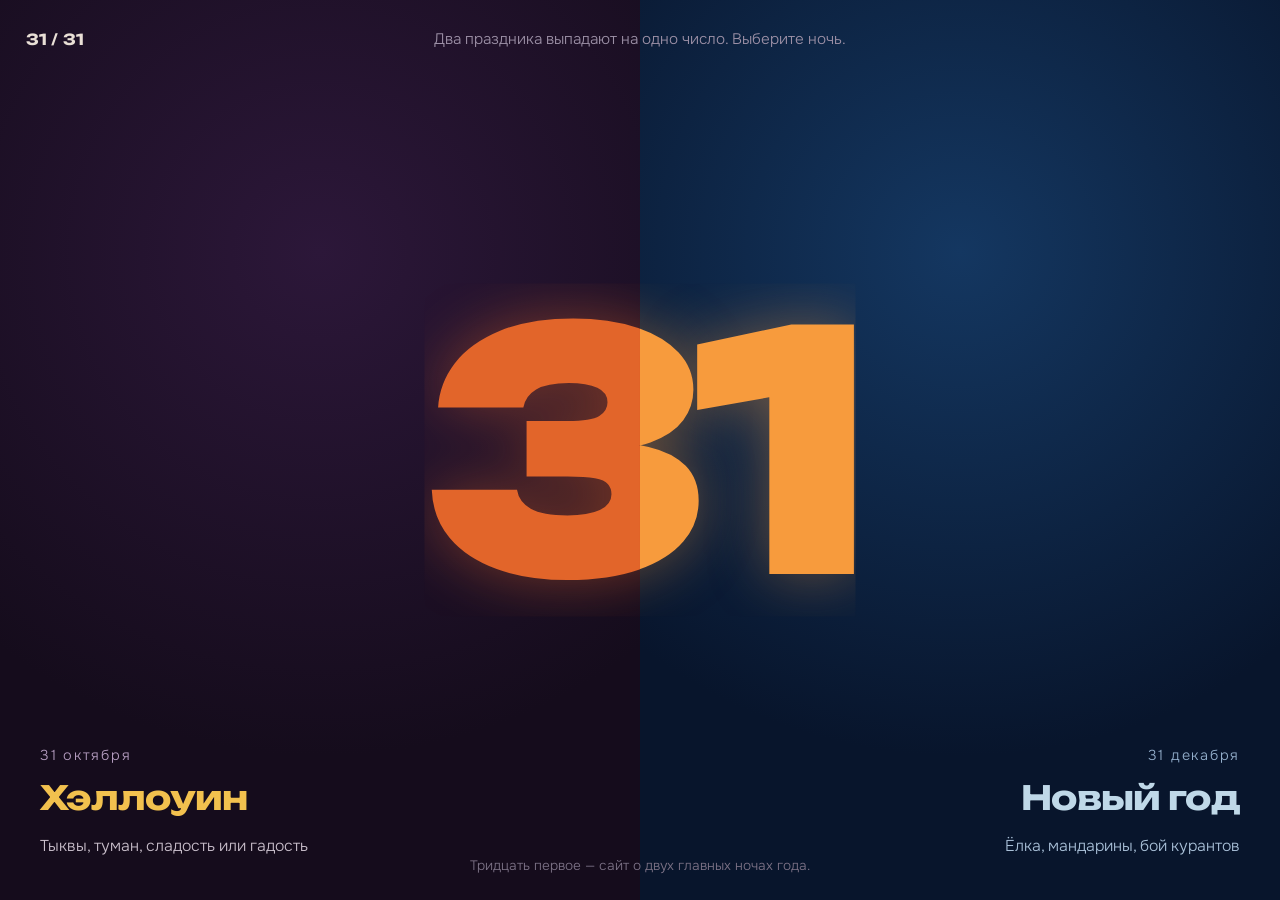
<file: index.html>
<!DOCTYPE html>
<html lang="ru">
<head>
<meta charset="utf-8">
<meta name="viewport" content="width=device-width, initial-scale=1">
<title>Тридцать первое — Хэллоуин и Новый год</title>
<meta name="description" content="Два праздника, две ночи 31-го числа: Хэллоуин и Новый год. Традиции, идеи и подготовка.">
<link rel="icon" href="favicon.svg" type="image/svg+xml">
<link rel="icon" href="favicon-48.png" sizes="48x48">
<link rel="apple-touch-icon" href="apple-touch-icon.png">
<meta property="og:type" content="website">
<meta property="og:title" content="Тридцать первое — Хэллоуин и Новый год">
<meta property="og:description" content="Два праздника, две ночи 31-го числа: Хэллоуин и Новый год. Традиции, идеи и подготовка.">
<meta property="og:image" content="https://luna-port.ru/og-image.png">
<meta property="og:url" content="https://luna-port.ru/">
<meta name="twitter:card" content="summary_large_image">
<meta name="twitter:title" content="Тридцать первое — Хэллоуин и Новый год">
<meta name="twitter:description" content="Два праздника, две ночи 31-го числа: Хэллоуин и Новый год. Традиции, идеи и подготовка.">
<meta name="twitter:image" content="https://luna-port.ru/og-image.png">
<link rel="preconnect" href="https://fonts.googleapis.com">
<link rel="preconnect" href="https://fonts.gstatic.com" crossorigin>
<link href="https://fonts.googleapis.com/css2?family=Unbounded:wght@400;700;900&family=Onest:wght@300;400;600&display=swap" rel="stylesheet">
<link rel="stylesheet" href="style.css">
</head>
<body class="gate">

<header class="gate-top">
  <span class="mark">31&thinsp;/&thinsp;31</span>
</header>

<main class="gate-stage">
  <a class="side side-h" href="halloween.html">
    <span class="side-inner">
      <span class="side-eyebrow">31 октября</span>
      <span class="side-name">Хэллоуин</span>
      <span class="side-hint">Тыквы, туман, сладость или гадость</span>
    </span>
  </a>

  <a class="side side-ny" href="newyear.html">
    <span class="side-inner">
      <span class="side-eyebrow">31 декабря</span>
      <span class="side-name">Новый год</span>
      <span class="side-hint">Ёлка, мандарины, бой курантов</span>
    </span>
  </a>

  <div class="numeral" aria-hidden="true">
    <span class="numeral-layer numeral-h">31</span>
    <span class="numeral-layer numeral-ny">31</span>
  </div>

  <p class="gate-line">Два праздника выпадают на одно число. Выберите ночь.</p>
</main>

<footer class="gate-foot">
  <p>Тридцать первое — сайт о двух главных ночах года.</p>
</footer>

<script src="main.js"></script>
</body>
</html>
</file>
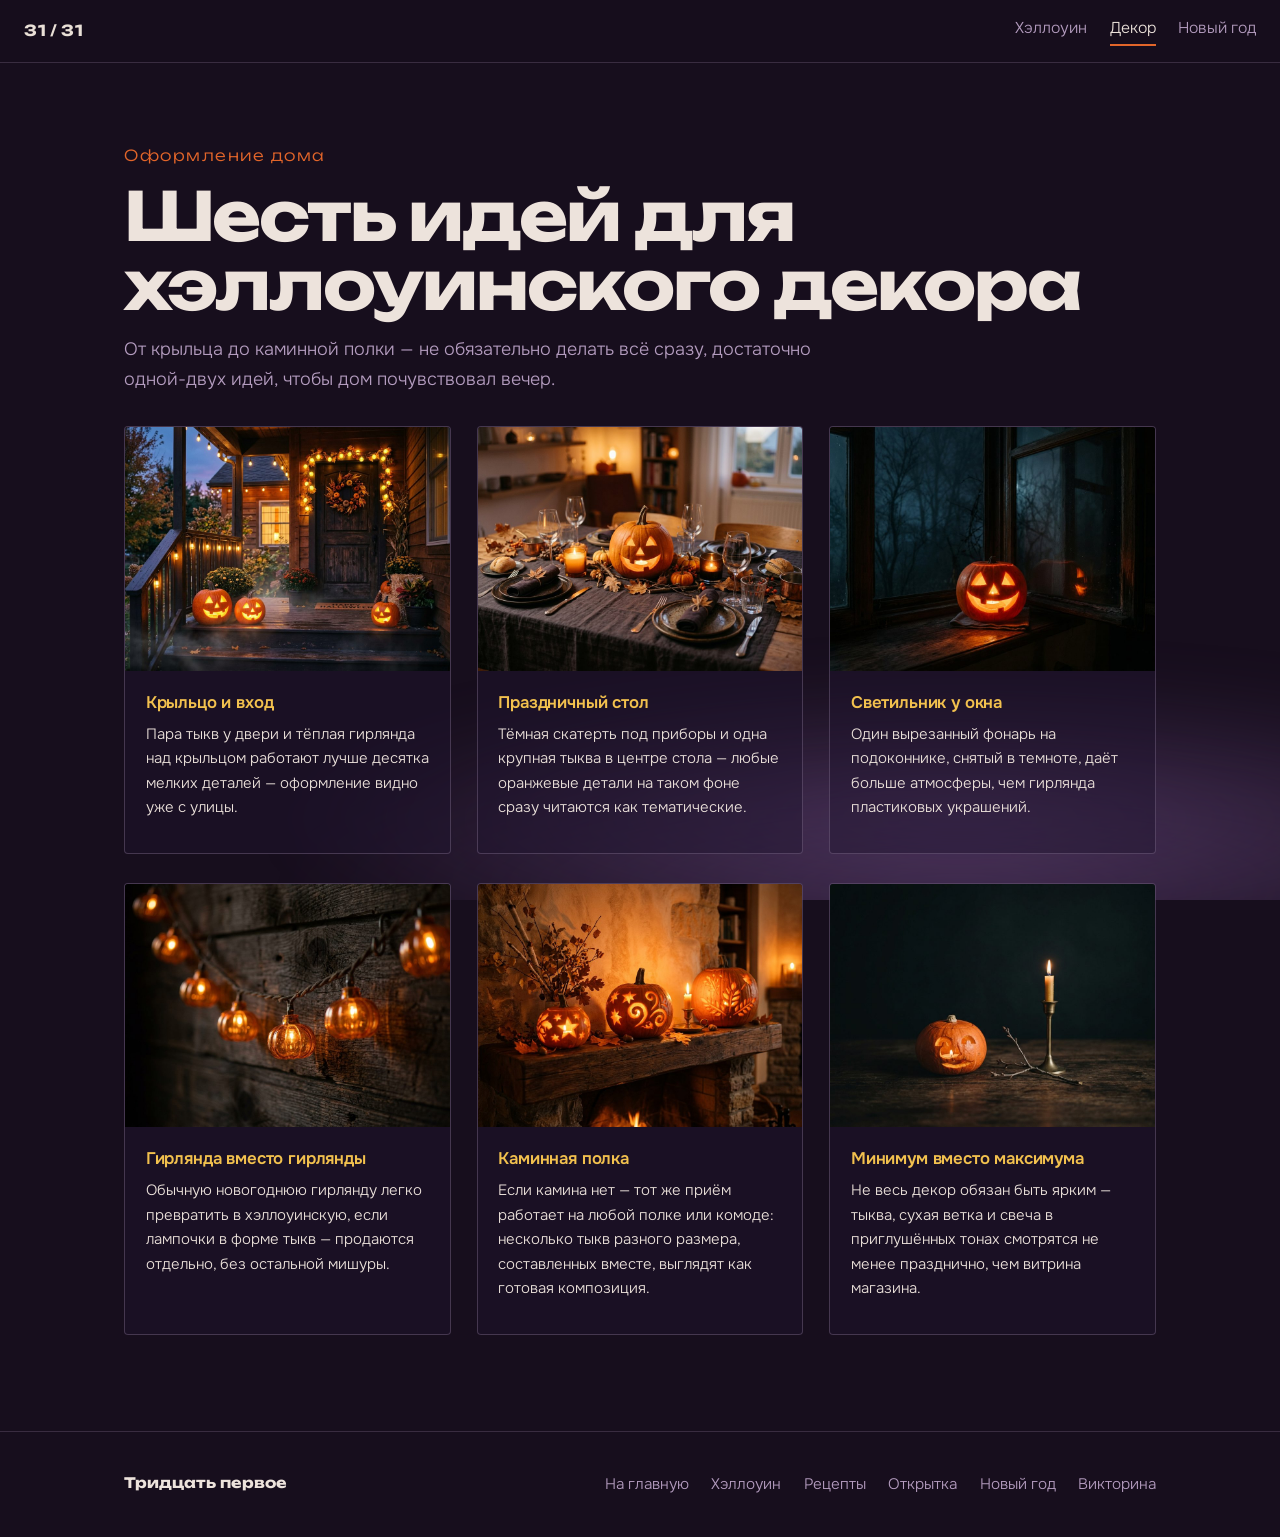
<file: decor-halloween.html>
<!DOCTYPE html>
<html lang="ru">
<head>
<meta charset="utf-8">
<meta name="viewport" content="width=device-width, initial-scale=1">
<title>Декор на Хэллоуин — Тридцать первое</title>
<meta name="description" content="Шесть идей украшения дома на Хэллоуин: крыльцо, стол, светильники и камин.">
<link rel="icon" href="favicon.svg" type="image/svg+xml">
<link rel="icon" href="favicon-48.png" sizes="48x48">
<link rel="apple-touch-icon" href="apple-touch-icon.png">
<meta property="og:type" content="website">
<meta property="og:title" content="Декор на Хэллоуин — Тридцать первое">
<meta property="og:description" content="Шесть идей украшения дома на Хэллоуин: крыльцо, стол, светильники и камин.">
<meta property="og:image" content="https://luna-port.ru/og-image.png">
<meta property="og:url" content="https://luna-port.ru/decor-halloween.html">
<meta name="twitter:card" content="summary_large_image">
<meta name="twitter:title" content="Декор на Хэллоуин — Тридцать первое">
<meta name="twitter:description" content="Шесть идей украшения дома на Хэллоуин: крыльцо, стол, светильники и камин.">
<meta name="twitter:image" content="https://luna-port.ru/og-image.png">
<link rel="preconnect" href="https://fonts.googleapis.com">
<link rel="preconnect" href="https://fonts.gstatic.com" crossorigin>
<link href="https://fonts.googleapis.com/css2?family=Unbounded:wght@400;700;900&family=Onest:wght@300;400;600&display=swap" rel="stylesheet">
<link rel="stylesheet" href="style.css">
</head>
<body class="h">

<div class="fog" aria-hidden="true"><span></span><span></span></div>

<header class="topbar">
  <a class="mark" href="index.html">31&thinsp;/&thinsp;31</a>
  <nav class="nav">
    <a class="nav-link" href="halloween.html">Хэллоуин</a>
    <a class="nav-link is-current" href="decor-halloween.html" aria-current="page">Декор</a>
    <a class="nav-link" href="newyear.html">Новый год</a>
  </nav>
</header>

<main>

<section class="band" style="padding-top: clamp(3rem, 7vw, 5rem);">
  <div class="wrap">
    <p class="date-stamp">Оформление дома</p>
    <h1>Шесть идей для хэллоуинского декора</h1>
    <p class="lede">От крыльца до каминной полки — не обязательно делать всё сразу, достаточно одной-двух идей, чтобы дом почувствовал вечер.</p>

    <div class="decor-grid">

      <figure class="decor-card">
        <img src="decor-h-porch.jpg" alt="Крыльцо дома, украшенное резными тыквами и гирляндой" loading="lazy">
        <figcaption>
          <h3>Крыльцо и вход</h3>
          <p>Пара тыкв у двери и тёплая гирлянда над крыльцом работают лучше десятка мелких деталей — оформление видно уже с улицы.</p>
        </figcaption>
      </figure>

      <figure class="decor-card">
        <img src="decor-h-table.jpg" alt="Праздничный стол с резной тыквой в центре и свечами" loading="lazy">
        <figcaption>
          <h3>Праздничный стол</h3>
          <p>Тёмная скатерть под приборы и одна крупная тыква в центре стола — любые оранжевые детали на таком фоне сразу читаются как тематические.</p>
        </figcaption>
      </figure>

      <figure class="decor-card">
        <img src="decor-h-window.jpg" alt="Светящаяся резная тыква на подоконнике ночью" loading="lazy">
        <figcaption>
          <h3>Светильник у окна</h3>
          <p>Один вырезанный фонарь на подоконнике, снятый в темноте, даёт больше атмосферы, чем гирлянда пластиковых украшений.</p>
        </figcaption>
      </figure>

      <figure class="decor-card">
        <img src="decor-h-garland.jpg" alt="Гирлянда с лампочками в форме тыкв" loading="lazy">
        <figcaption>
          <h3>Гирлянда вместо гирлянды</h3>
          <p>Обычную новогоднюю гирлянду легко превратить в хэллоуинскую, если лампочки в форме тыкв — продаются отдельно, без остальной мишуры.</p>
        </figcaption>
      </figure>

      <figure class="decor-card">
        <img src="decor-h-mantel.jpg" alt="Три резные тыквы разного размера на каминной полке" loading="lazy">
        <figcaption>
          <h3>Каминная полка</h3>
          <p>Если камина нет — тот же приём работает на любой полке или комоде: несколько тыкв разного размера, составленных вместе, выглядят как готовая композиция.</p>
        </figcaption>
      </figure>

      <figure class="decor-card">
        <img src="decor-h-minimal.jpg" alt="Минималистичная композиция из тыквы, ветки и свечи" loading="lazy">
        <figcaption>
          <h3>Минимум вместо максимума</h3>
          <p>Не весь декор обязан быть ярким — тыква, сухая ветка и свеча в приглушённых тонах смотрятся не менее празднично, чем витрина магазина.</p>
        </figcaption>
      </figure>

    </div>
  </div>
</section>

</main>

<footer class="foot">
  <div class="wrap foot-in">
    <p>Тридцать первое</p>
    <nav class="foot-nav">
      <a href="index.html">На главную</a>
      <a href="halloween.html">Хэллоуин</a>
      <a href="recipes-halloween.html">Рецепты</a>
      <a href="postcard.html">Открытка</a>
      <a href="newyear.html">Новый год</a>
      <a href="quiz.html">Викторина</a>
    </nav>
  </div>
</footer>

<script src="main.js"></script>
</body>
</html>
</file>
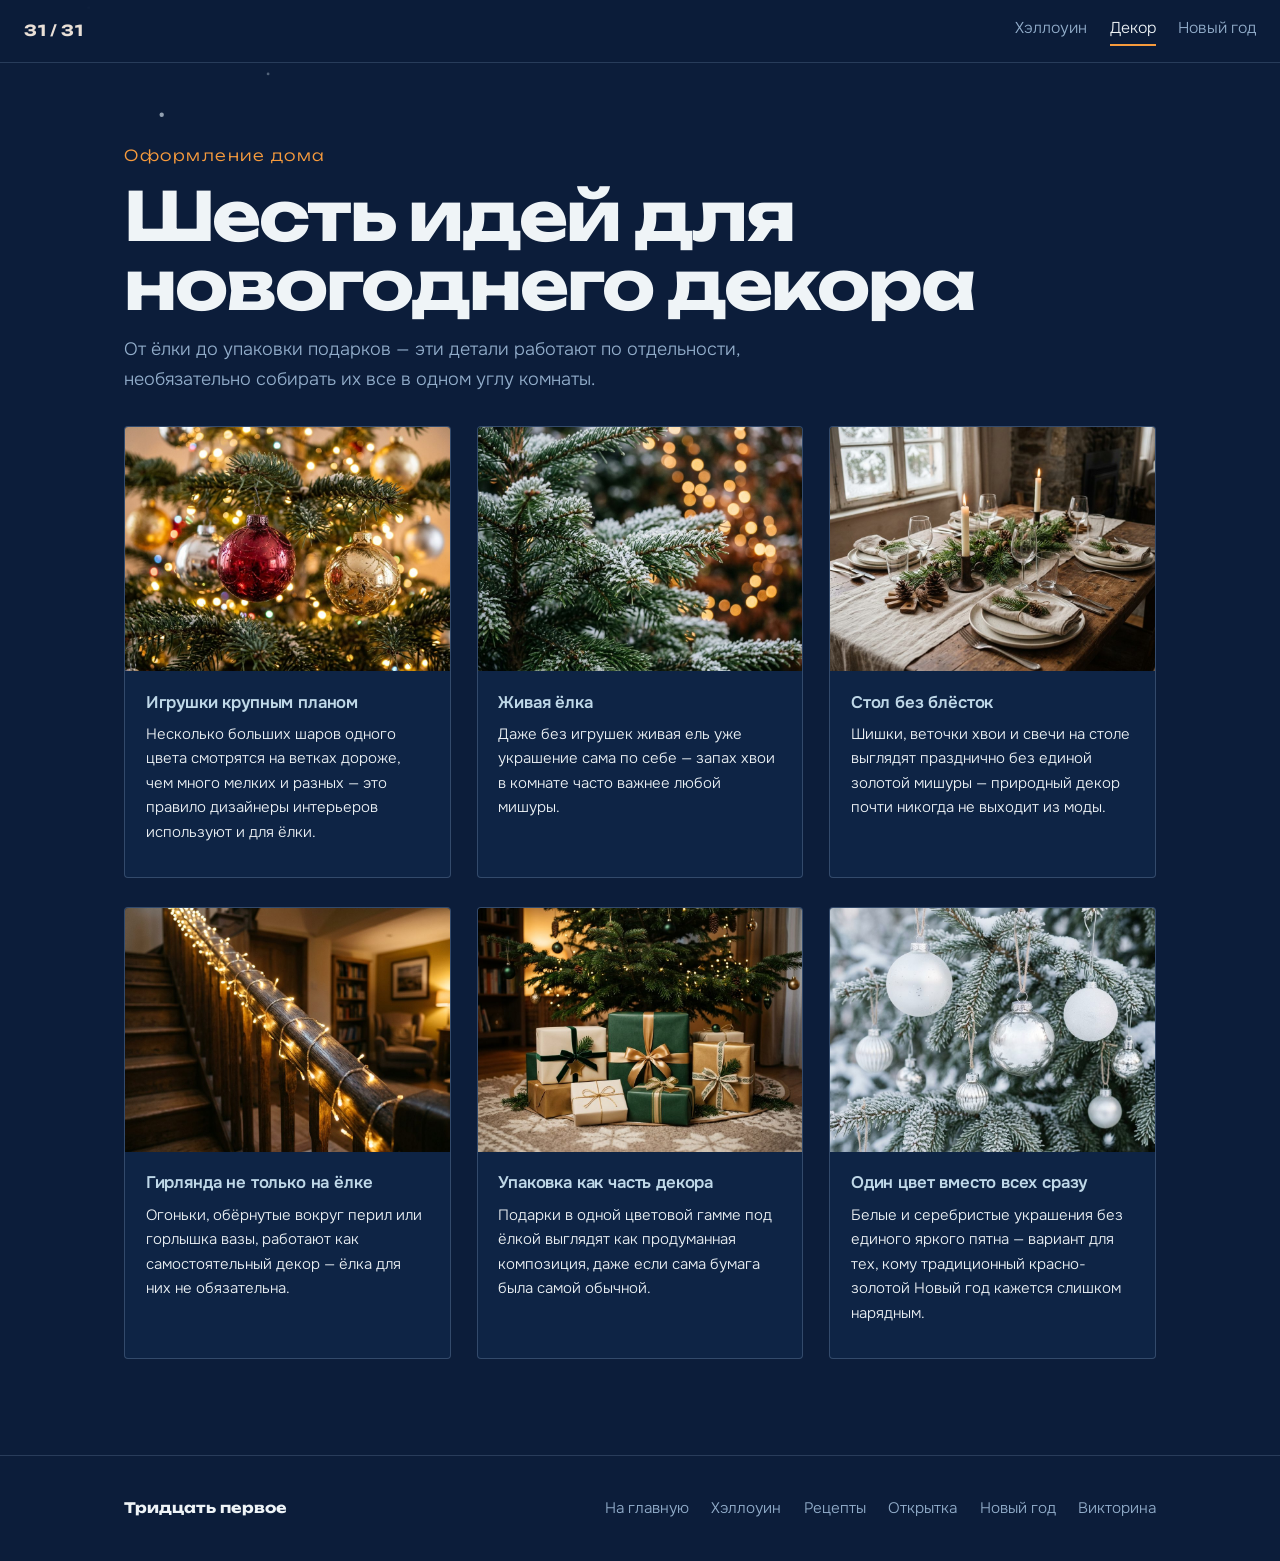
<file: decor-newyear.html>
<!DOCTYPE html>
<html lang="ru">
<head>
<meta charset="utf-8">
<meta name="viewport" content="width=device-width, initial-scale=1">
<title>Декор на Новый год — Тридцать первое</title>
<meta name="description" content="Шесть идей украшения дома на Новый год: ёлка, стол, гирлянды и подарки.">
<link rel="icon" href="favicon.svg" type="image/svg+xml">
<link rel="icon" href="favicon-48.png" sizes="48x48">
<link rel="apple-touch-icon" href="apple-touch-icon.png">
<meta property="og:type" content="website">
<meta property="og:title" content="Декор на Новый год — Тридцать первое">
<meta property="og:description" content="Шесть идей украшения дома на Новый год: ёлка, стол, гирлянды и подарки.">
<meta property="og:image" content="https://luna-port.ru/og-image.png">
<meta property="og:url" content="https://luna-port.ru/decor-newyear.html">
<meta name="twitter:card" content="summary_large_image">
<meta name="twitter:title" content="Декор на Новый год — Тридцать первое">
<meta name="twitter:description" content="Шесть идей украшения дома на Новый год: ёлка, стол, гирлянды и подарки.">
<meta name="twitter:image" content="https://luna-port.ru/og-image.png">
<link rel="preconnect" href="https://fonts.googleapis.com">
<link rel="preconnect" href="https://fonts.gstatic.com" crossorigin>
<link href="https://fonts.googleapis.com/css2?family=Unbounded:wght@400;700;900&family=Onest:wght@300;400;600&display=swap" rel="stylesheet">
<link rel="stylesheet" href="style.css">
</head>
<body class="ny">

<canvas id="snow" class="snow" aria-hidden="true"></canvas>

<header class="topbar">
  <a class="mark" href="index.html">31&thinsp;/&thinsp;31</a>
  <nav class="nav">
    <a class="nav-link" href="halloween.html">Хэллоуин</a>
    <a class="nav-link is-current" href="decor-newyear.html" aria-current="page">Декор</a>
    <a class="nav-link" href="newyear.html">Новый год</a>
  </nav>
</header>

<main>

<section class="band" style="padding-top: clamp(3rem, 7vw, 5rem);">
  <div class="wrap">
    <p class="date-stamp">Оформление дома</p>
    <h1>Шесть идей для новогоднего декора</h1>
    <p class="lede">От ёлки до упаковки подарков — эти детали работают по отдельности, необязательно собирать их все в одном углу комнаты.</p>

    <div class="decor-grid">

      <figure class="decor-card">
        <img src="decor-ny-baubles.jpg" alt="Крупный план новогодних шаров на ёлке с гирляндой" loading="lazy">
        <figcaption>
          <h3>Игрушки крупным планом</h3>
          <p>Несколько больших шаров одного цвета смотрятся на ветках дороже, чем много мелких и разных — это правило дизайнеры интерьеров используют и для ёлки.</p>
        </figcaption>
      </figure>

      <figure class="decor-card">
        <img src="decor-ny-tree.jpg" alt="Заснеженные ветки живой ели с огоньками на фоне" loading="lazy">
        <figcaption>
          <h3>Живая ёлка</h3>
          <p>Даже без игрушек живая ель уже украшение сама по себе — запах хвои в комнате часто важнее любой мишуры.</p>
        </figcaption>
      </figure>

      <figure class="decor-card">
        <img src="decor-ny-table.jpg" alt="Новогодний стол с шишками, свечами и еловыми ветками" loading="lazy">
        <figcaption>
          <h3>Стол без блёсток</h3>
          <p>Шишки, веточки хвои и свечи на столе выглядят празднично без единой золотой мишуры — природный декор почти никогда не выходит из моды.</p>
        </figcaption>
      </figure>

      <figure class="decor-card">
        <img src="decor-ny-garland.jpg" alt="Гирлянда с тёплыми огоньками на деревянных перилах лестницы" loading="lazy">
        <figcaption>
          <h3>Гирлянда не только на ёлке</h3>
          <p>Огоньки, обёрнутые вокруг перил или горлышка вазы, работают как самостоятельный декор — ёлка для них не обязательна.</p>
        </figcaption>
      </figure>

      <figure class="decor-card">
        <img src="decor-ny-gifts.jpg" alt="Подарочные коробки в единой цветовой гамме под ёлкой" loading="lazy">
        <figcaption>
          <h3>Упаковка как часть декора</h3>
          <p>Подарки в одной цветовой гамме под ёлкой выглядят как продуманная композиция, даже если сама бумага была самой обычной.</p>
        </figcaption>
      </figure>

      <figure class="decor-card">
        <img src="decor-ny-white.jpg" alt="Белые и серебристые новогодние шары на заснеженной ветке" loading="lazy">
        <figcaption>
          <h3>Один цвет вместо всех сразу</h3>
          <p>Белые и серебристые украшения без единого яркого пятна — вариант для тех, кому традиционный красно-золотой Новый год кажется слишком нарядным.</p>
        </figcaption>
      </figure>

    </div>
  </div>
</section>

</main>

<footer class="foot">
  <div class="wrap foot-in">
    <p>Тридцать первое</p>
    <nav class="foot-nav">
      <a href="index.html">На главную</a>
      <a href="halloween.html">Хэллоуин</a>
      <a href="recipes-newyear.html">Рецепты</a>
      <a href="postcard.html">Открытка</a>
      <a href="newyear.html">Новый год</a>
      <a href="quiz.html">Викторина</a>
    </nav>
  </div>
</footer>

<script src="main.js"></script>
</body>
</html>
</file>
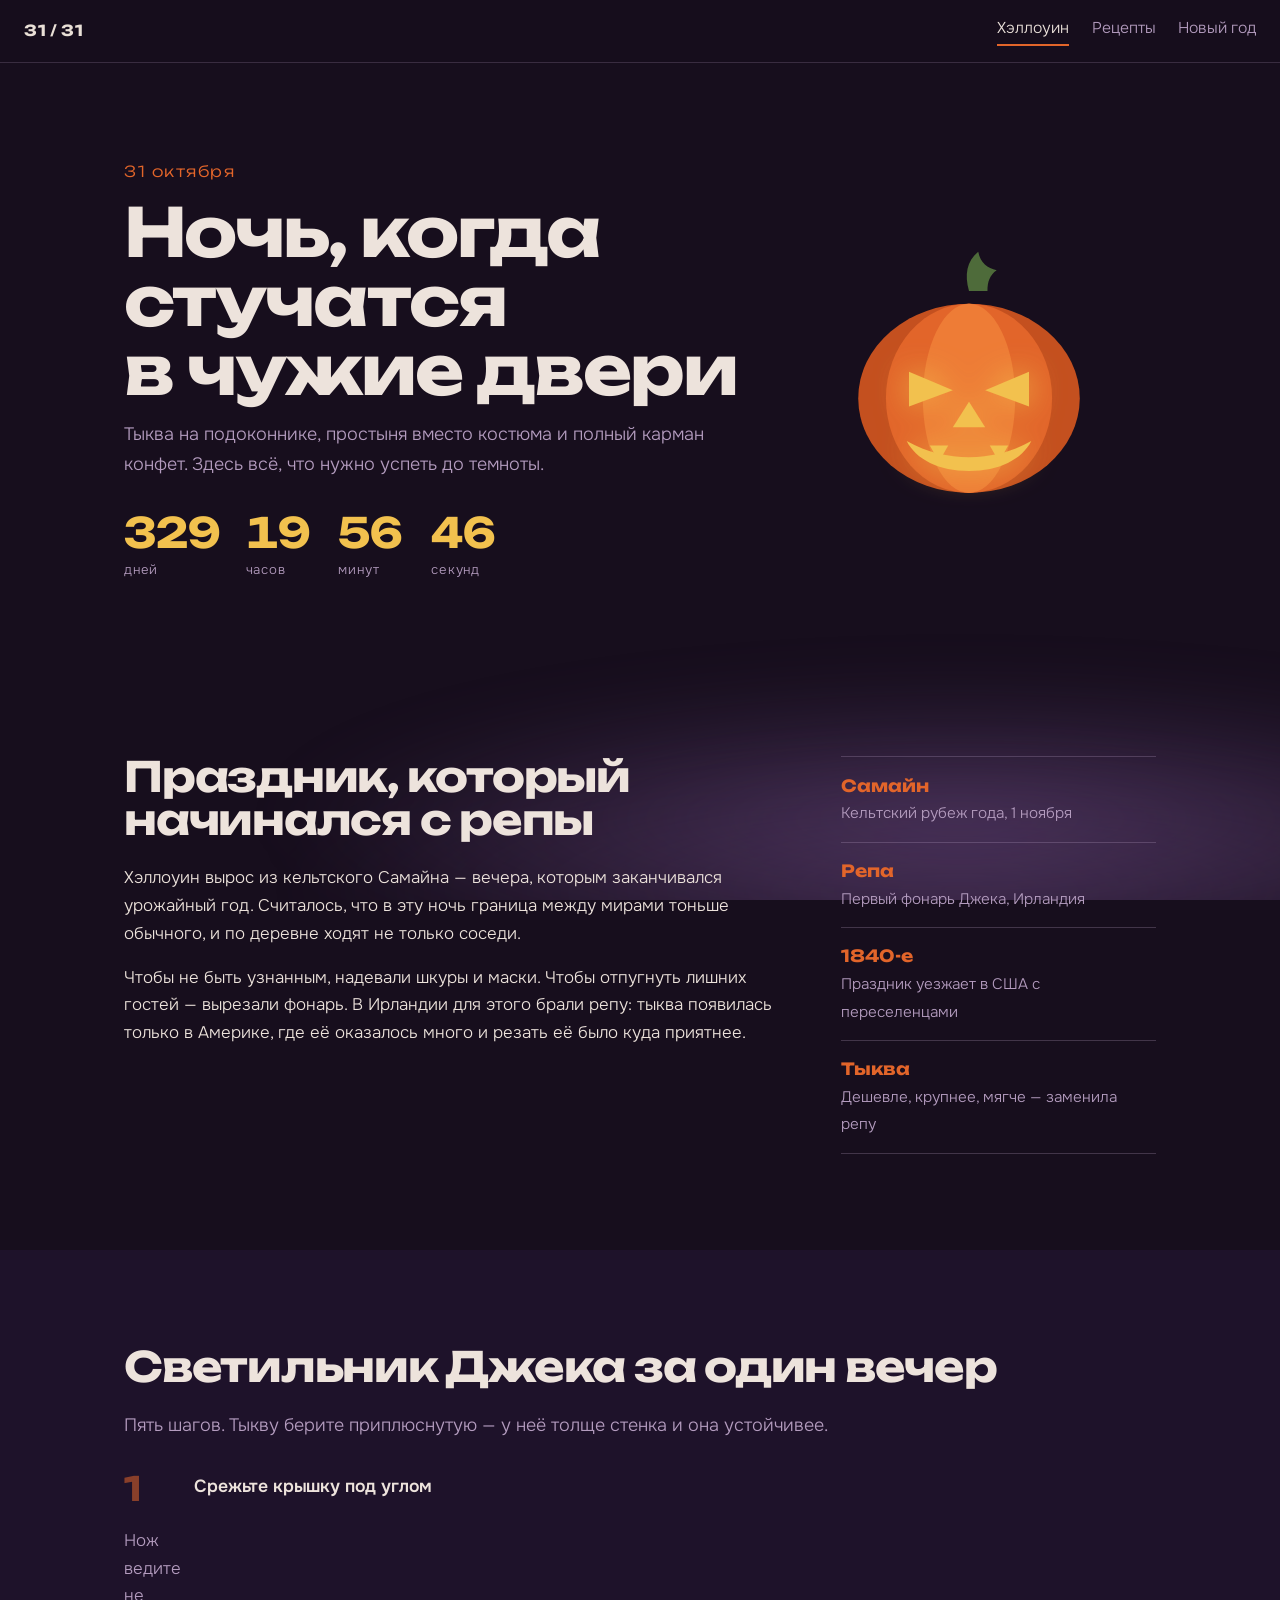
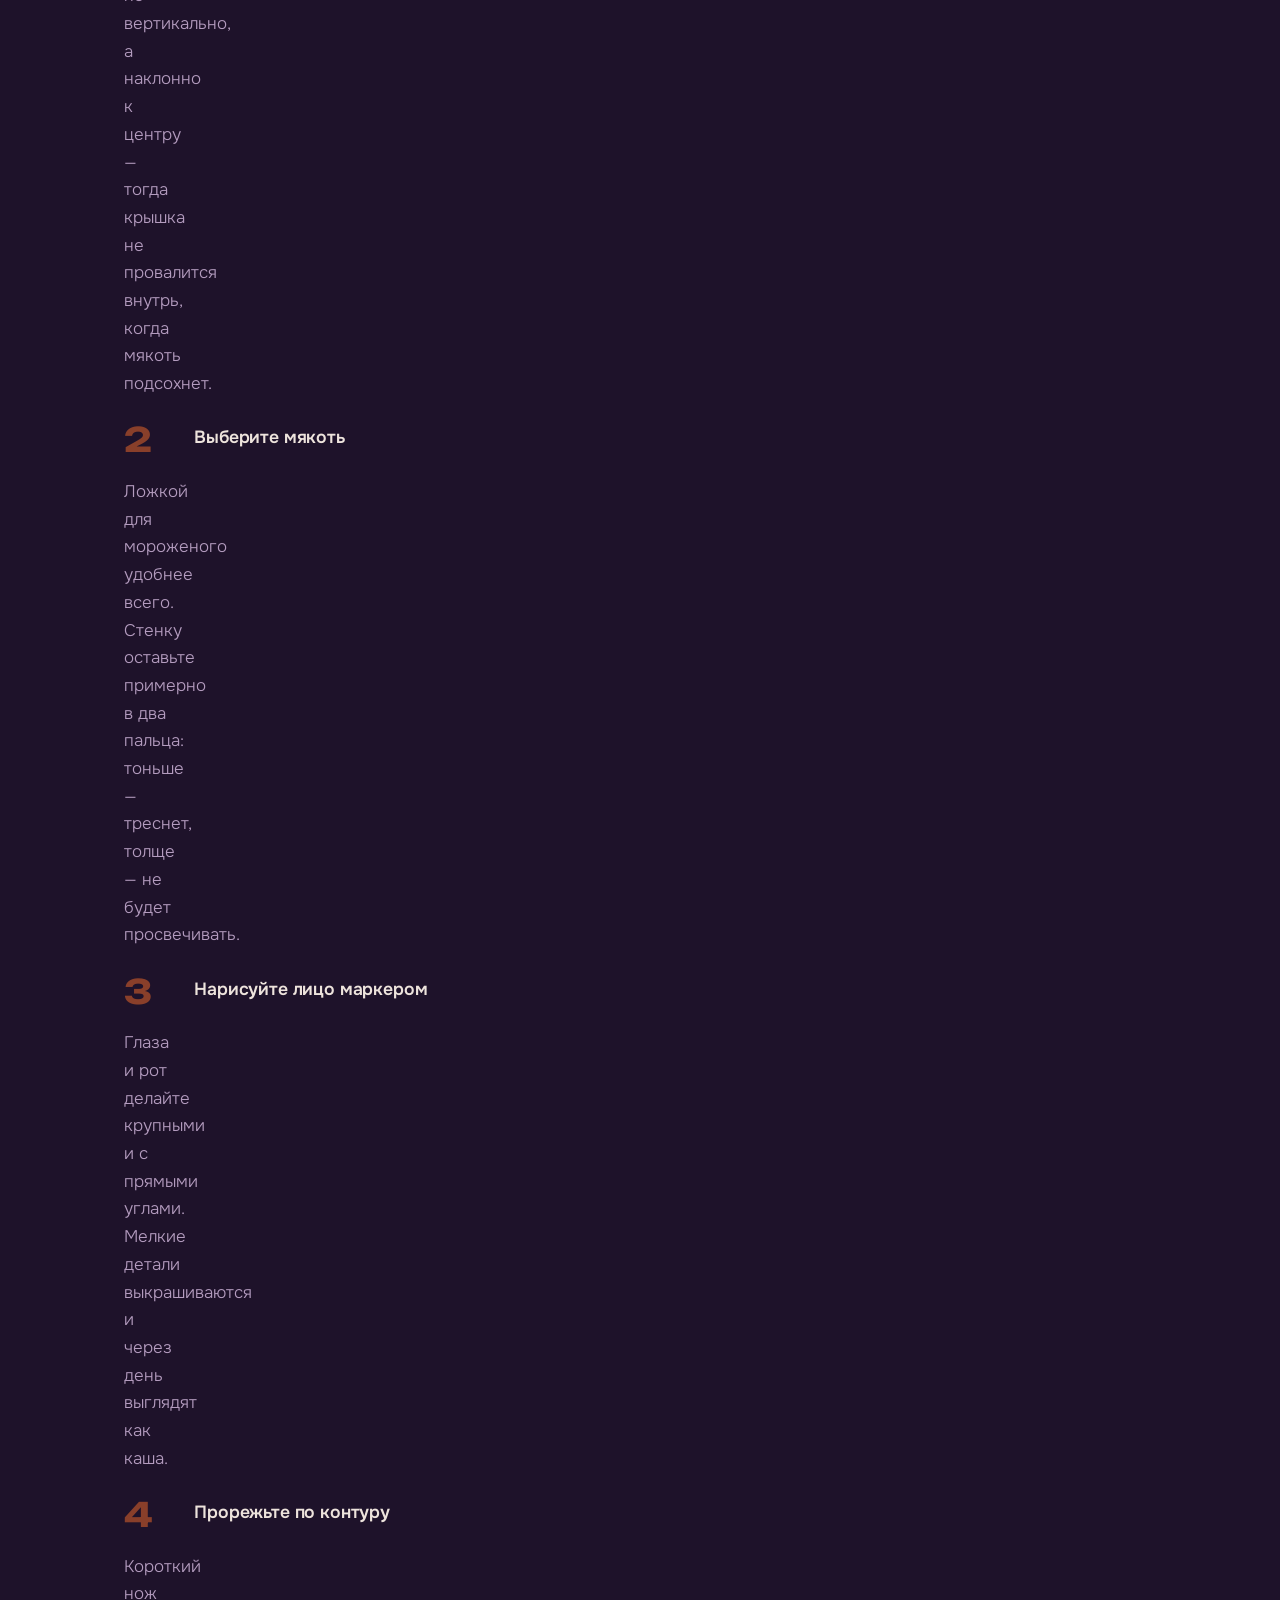
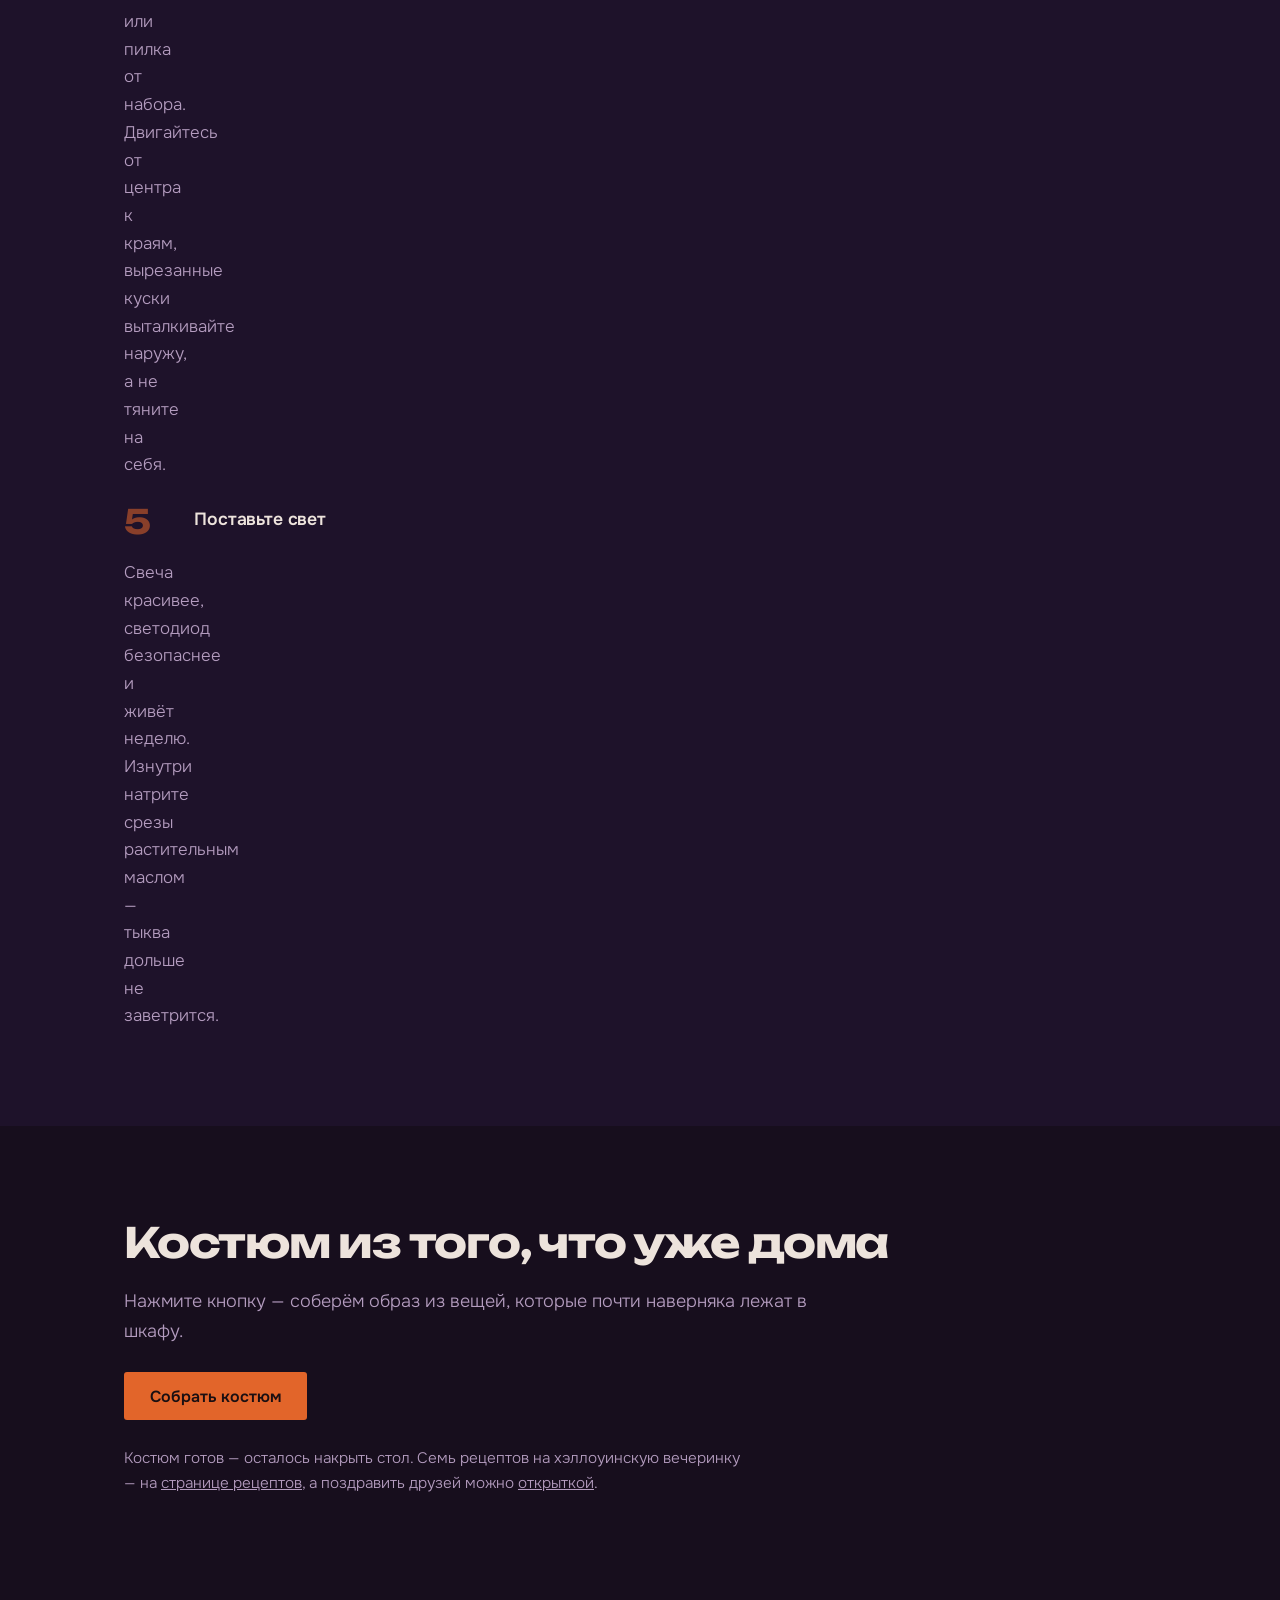
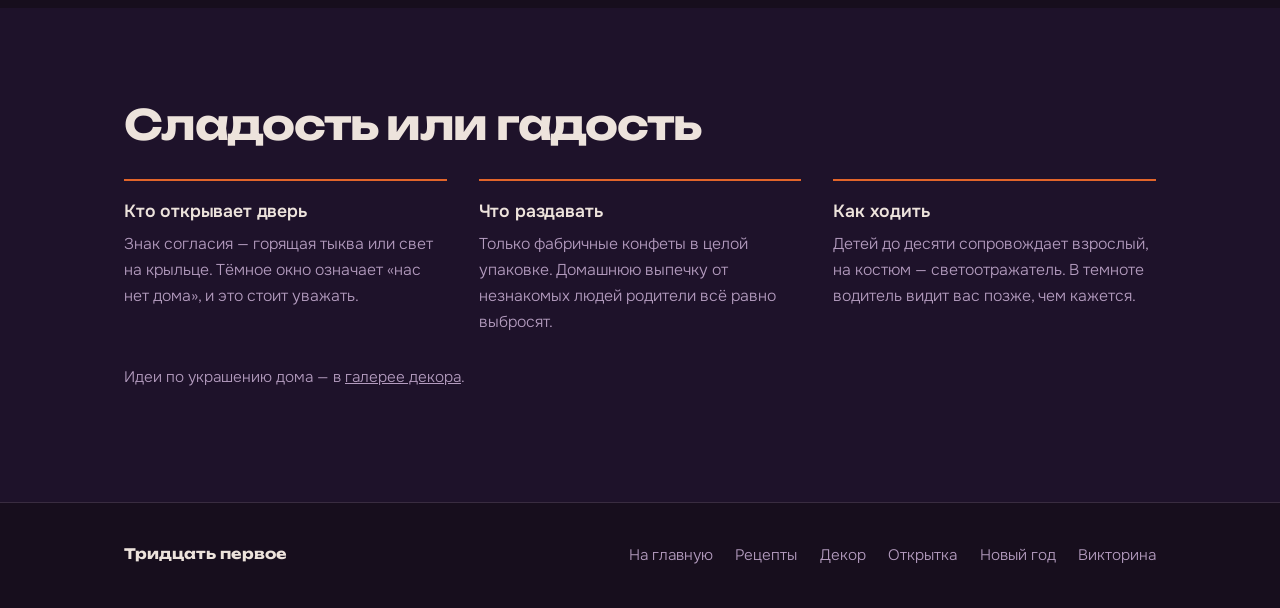
<file: halloween.html>
<!DOCTYPE html>
<html lang="ru">
<head>
<meta charset="utf-8">
<meta name="viewport" content="width=device-width, initial-scale=1">
<title>Хэллоуин — 31 октября</title>
<meta name="description" content="Хэллоуин: откуда взялся праздник, как вырезать тыкву и собрать костюм за час.">
<link rel="icon" href="favicon.svg" type="image/svg+xml">
<link rel="icon" href="favicon-48.png" sizes="48x48">
<link rel="apple-touch-icon" href="apple-touch-icon.png">
<meta property="og:type" content="website">
<meta property="og:title" content="Хэллоуин — 31 октября">
<meta property="og:description" content="Хэллоуин: откуда взялся праздник, как вырезать тыкву и собрать костюм за час.">
<meta property="og:image" content="https://luna-port.ru/og-image.png">
<meta property="og:url" content="https://luna-port.ru/halloween.html">
<meta name="twitter:card" content="summary_large_image">
<meta name="twitter:title" content="Хэллоуин — 31 октября">
<meta name="twitter:description" content="Хэллоуин: откуда взялся праздник, как вырезать тыкву и собрать костюм за час.">
<meta name="twitter:image" content="https://luna-port.ru/og-image.png">
<link rel="preconnect" href="https://fonts.googleapis.com">
<link rel="preconnect" href="https://fonts.gstatic.com" crossorigin>
<link href="https://fonts.googleapis.com/css2?family=Unbounded:wght@400;700;900&family=Onest:wght@300;400;600&display=swap" rel="stylesheet">
<link rel="stylesheet" href="style.css">
</head>
<body class="h">

<div class="fog" aria-hidden="true"><span></span><span></span></div>

<header class="topbar">
  <a class="mark" href="index.html">31&thinsp;/&thinsp;31</a>
  <nav class="nav">
    <a class="nav-link is-current" href="halloween.html" aria-current="page">Хэллоуин</a>
    <a class="nav-link" href="recipes-halloween.html">Рецепты</a>
    <a class="nav-link" href="newyear.html">Новый год</a>
  </nav>
</header>

<main>

<section class="hero">
  <div class="hero-text">
    <p class="date-stamp">31 октября</p>
    <h1>Ночь, когда стучатся<br>в чужие двери</h1>
    <p class="lede">Тыква на подоконнике, простыня вместо костюма и полный карман конфет. Здесь всё, что нужно успеть до темноты.</p>
    <div class="countdown" data-countdown="10-31">
      <div class="cd-cell"><b class="cd-d">—</b><span>дней</span></div>
      <div class="cd-cell"><b class="cd-h">—</b><span>часов</span></div>
      <div class="cd-cell"><b class="cd-m">—</b><span>минут</span></div>
      <div class="cd-cell"><b class="cd-s">—</b><span>секунд</span></div>
    </div>
  </div>

  <div class="hero-art">
    <svg class="pumpkin" viewBox="0 0 260 240" role="img" aria-label="Светильник Джека">
      <path d="M130 52c-4-14-2-26 8-34 2 10 8 14 16 16-6 4-8 10-8 18z" fill="#4E6B3A"/>
      <ellipse cx="130" cy="145" rx="96" ry="82" fill="#C4501F"/>
      <ellipse cx="130" cy="145" rx="72" ry="82" fill="#E2652A"/>
      <ellipse cx="130" cy="145" rx="40" ry="82" fill="#EE7C36"/>
      <g class="pumpkin-cut">
        <path d="M78 122l38 16-38 14z"/>
        <path d="M182 122l-38 16 38 14z"/>
        <path d="M130 148l14 22h-28z"/>
        <path d="M76 182c18 10 36 14 54 14s36-4 54-14c-8 16-28 26-54 26s-46-10-54-26z"/>
        <path d="M96 186l8 14 8-14zM148 186l8 14 8-14z"/>
      </g>
    </svg>
  </div>
</section>

<section class="band">
  <div class="wrap two-col">
    <div>
      <h2>Праздник, который начинался с репы</h2>
      <p>Хэллоуин вырос из кельтского Самайна — вечера, которым заканчивался урожайный год. Считалось, что в эту ночь граница между мирами тоньше обычного, и по деревне ходят не только соседи.</p>
      <p>Чтобы не быть узнанным, надевали шкуры и маски. Чтобы отпугнуть лишних гостей — вырезали фонарь. В Ирландии для этого брали репу: тыква появилась только в Америке, где её оказалось много и резать её было куда приятнее.</p>
    </div>
    <ul class="facts">
      <li><b>Самайн</b><span>Кельтский рубеж года, 1 ноября</span></li>
      <li><b>Репа</b><span>Первый фонарь Джека, Ирландия</span></li>
      <li><b>1840-е</b><span>Праздник уезжает в США с переселенцами</span></li>
      <li><b>Тыква</b><span>Дешевле, крупнее, мягче — заменила репу</span></li>
    </ul>
  </div>
</section>

<section class="band band-alt">
  <div class="wrap">
    <h2>Светильник Джека за один вечер</h2>
    <p class="lede">Пять шагов. Тыкву берите приплюснутую — у неё толще стенка и она устойчивее.</p>
    <ol class="steps">
      <li><h3>Срежьте крышку под углом</h3><p>Нож ведите не вертикально, а наклонно к центру — тогда крышка не провалится внутрь, когда мякоть подсохнет.</p></li>
      <li><h3>Выберите мякоть</h3><p>Ложкой для мороженого удобнее всего. Стенку оставьте примерно в два пальца: тоньше — треснет, толще — не будет просвечивать.</p></li>
      <li><h3>Нарисуйте лицо маркером</h3><p>Глаза и рот делайте крупными и с прямыми углами. Мелкие детали выкрашиваются и через день выглядят как каша.</p></li>
      <li><h3>Прорежьте по контуру</h3><p>Короткий нож или пилка от набора. Двигайтесь от центра к краям, вырезанные куски выталкивайте наружу, а не тяните на себя.</p></li>
      <li><h3>Поставьте свет</h3><p>Свеча красивее, светодиод безопаснее и живёт неделю. Изнутри натрите срезы растительным маслом — тыква дольше не заветрится.</p></li>
    </ol>
  </div>
</section>

<section class="band">
  <div class="wrap">
    <h2>Костюм из того, что уже дома</h2>
    <p class="lede">Нажмите кнопку — соберём образ из вещей, которые почти наверняка лежат в шкафу.</p>
    <div class="gen">
      <button class="btn" id="costumeBtn" type="button">Собрать костюм</button>
      <div class="gen-card" id="costumeCard" hidden>
        <h3 id="costumeName"></h3>
        <p class="gen-items" id="costumeItems"></p>
        <p id="costumeHow"></p>
      </div>
      <p class="lede" style="margin-top: 1.6rem; font-size: .95rem;">Костюм готов — осталось накрыть стол. Семь рецептов на хэллоуинскую вечеринку — на <a href="recipes-halloween.html">странице рецептов</a>, а поздравить друзей можно <a href="postcard.html">открыткой</a>.</p>
    </div>
  </div>
</section>

<section class="band band-alt">
  <div class="wrap">
    <h2>Сладость или гадость</h2>
    <div class="cards">
      <article class="card">
        <h3>Кто открывает дверь</h3>
        <p>Знак согласия — горящая тыква или свет на крыльце. Тёмное окно означает «нас нет дома», и это стоит уважать.</p>
      </article>
      <article class="card">
        <h3>Что раздавать</h3>
        <p>Только фабричные конфеты в целой упаковке. Домашнюю выпечку от незнакомых людей родители всё равно выбросят.</p>
      </article>
      <article class="card">
        <h3>Как ходить</h3>
        <p>Детей до десяти сопровождает взрослый, на костюм — светоотражатель. В темноте водитель видит вас позже, чем кажется.</p>
      </article>
    </div>
    <p class="lede" style="margin-top: 1.8rem; font-size: .95rem;">Идеи по украшению дома — в <a href="decor-halloween.html">галерее декора</a>.</p>
  </div>
</section>

</main>

<footer class="foot">
  <div class="wrap foot-in">
    <p>Тридцать первое</p>
    <nav class="foot-nav">
      <a href="index.html">На главную</a>
      <a href="recipes-halloween.html">Рецепты</a>
      <a href="decor-halloween.html">Декор</a>
      <a href="postcard.html">Открытка</a>
      <a href="newyear.html">Новый год</a>
      <a href="quiz.html">Викторина</a>
    </nav>
  </div>
</footer>

<script src="main.js"></script>
</body>
</html>
</file>
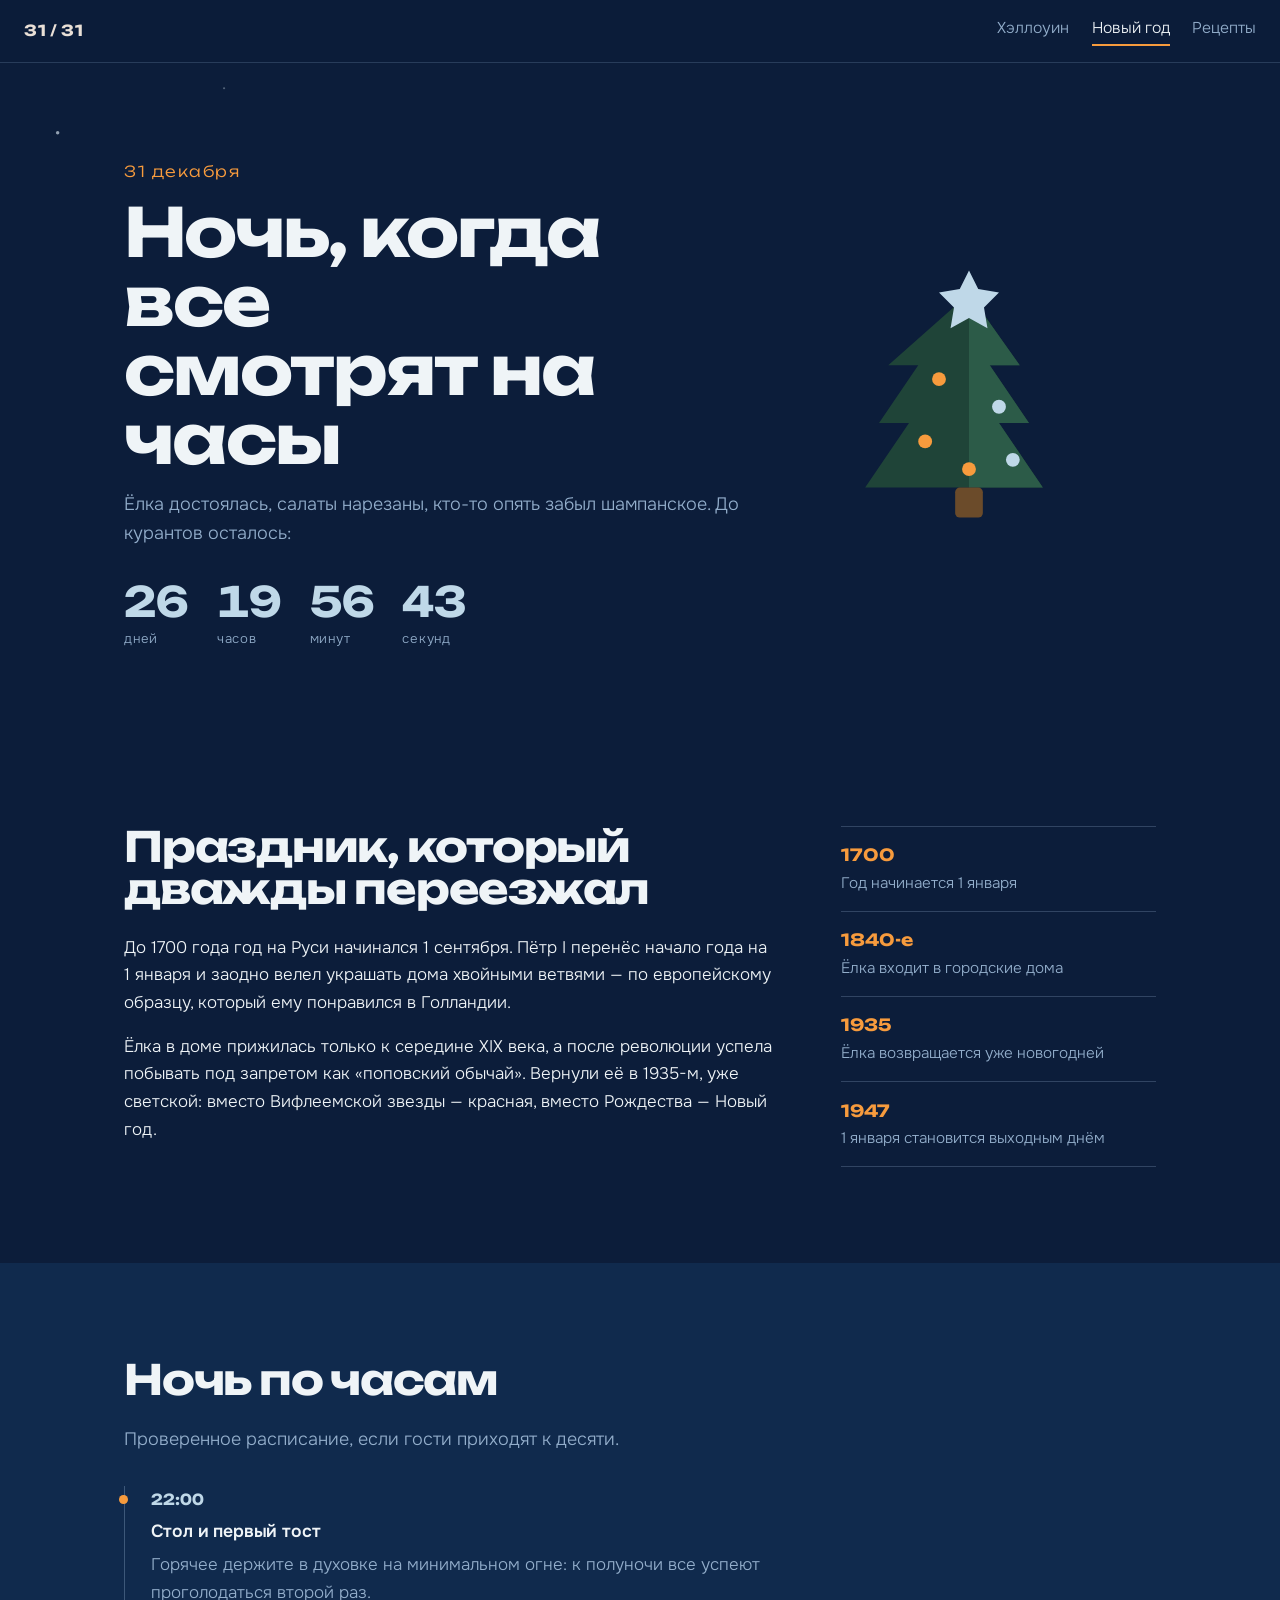
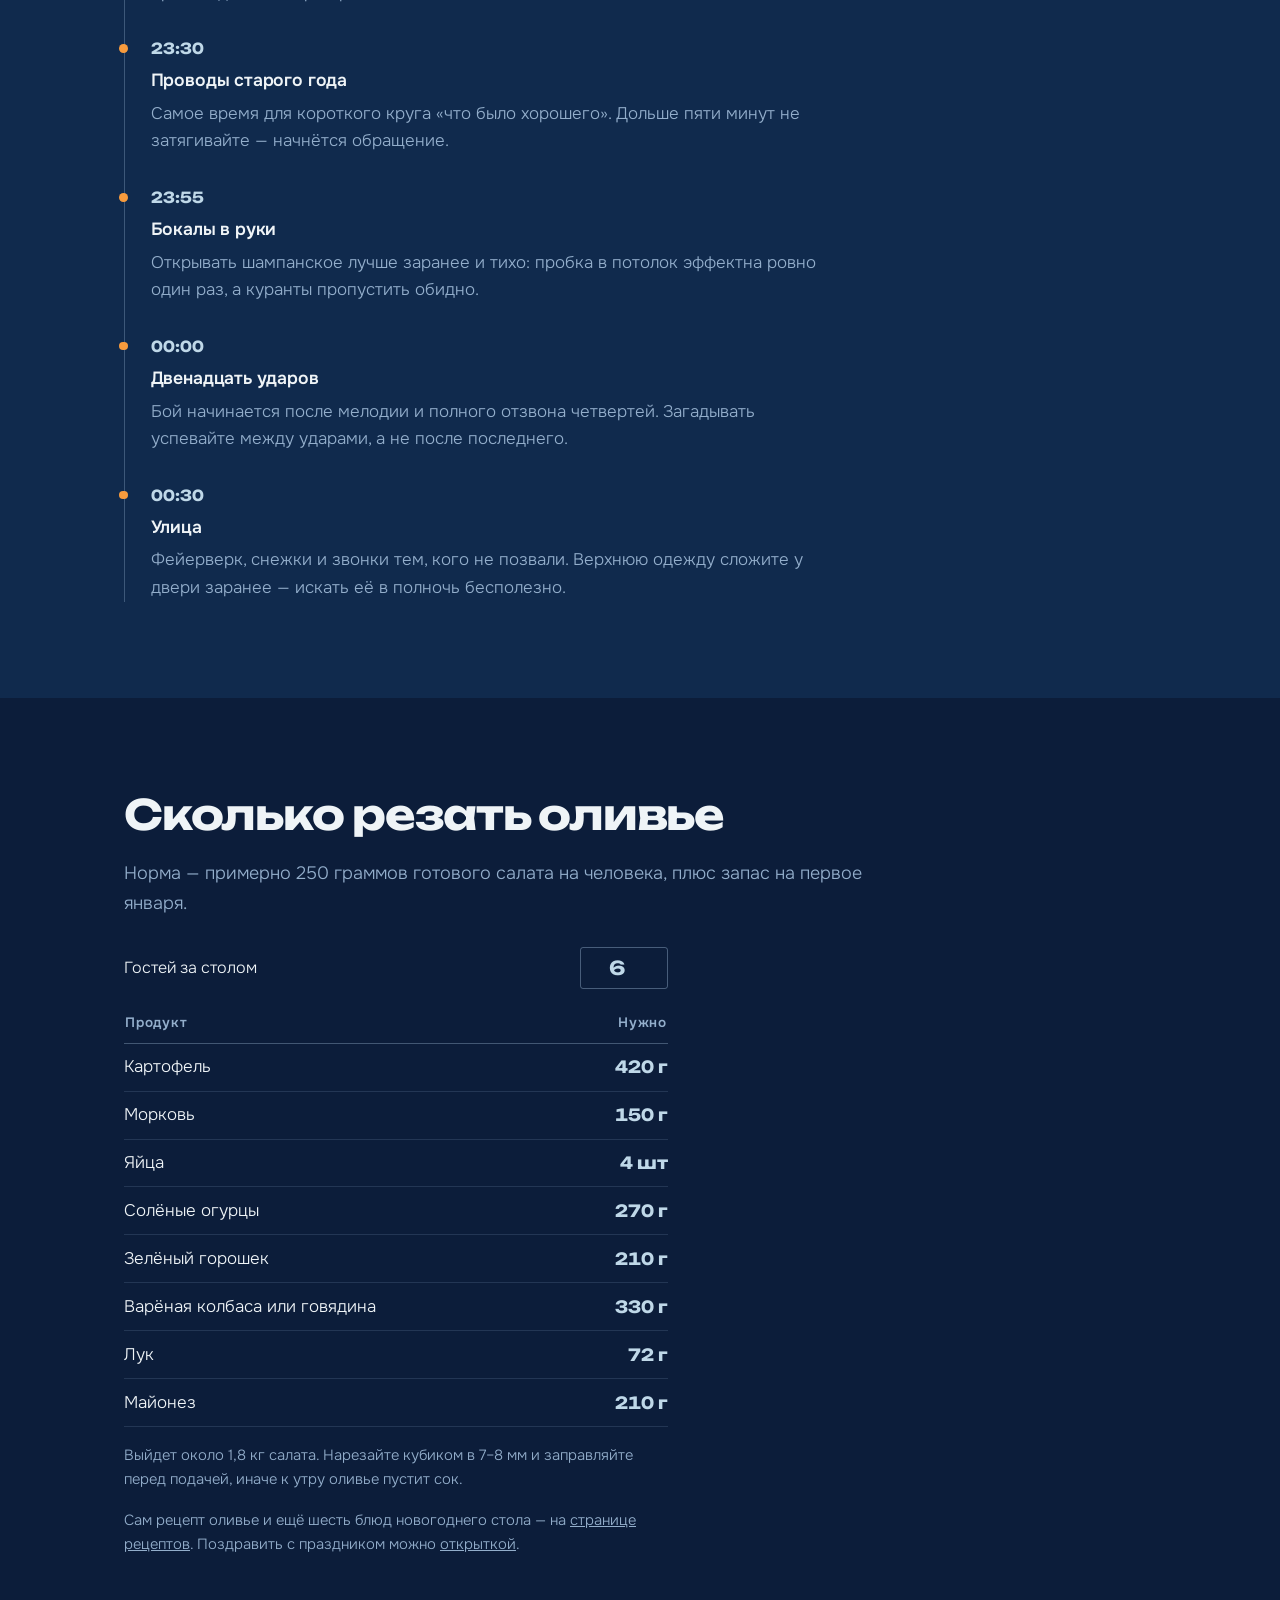
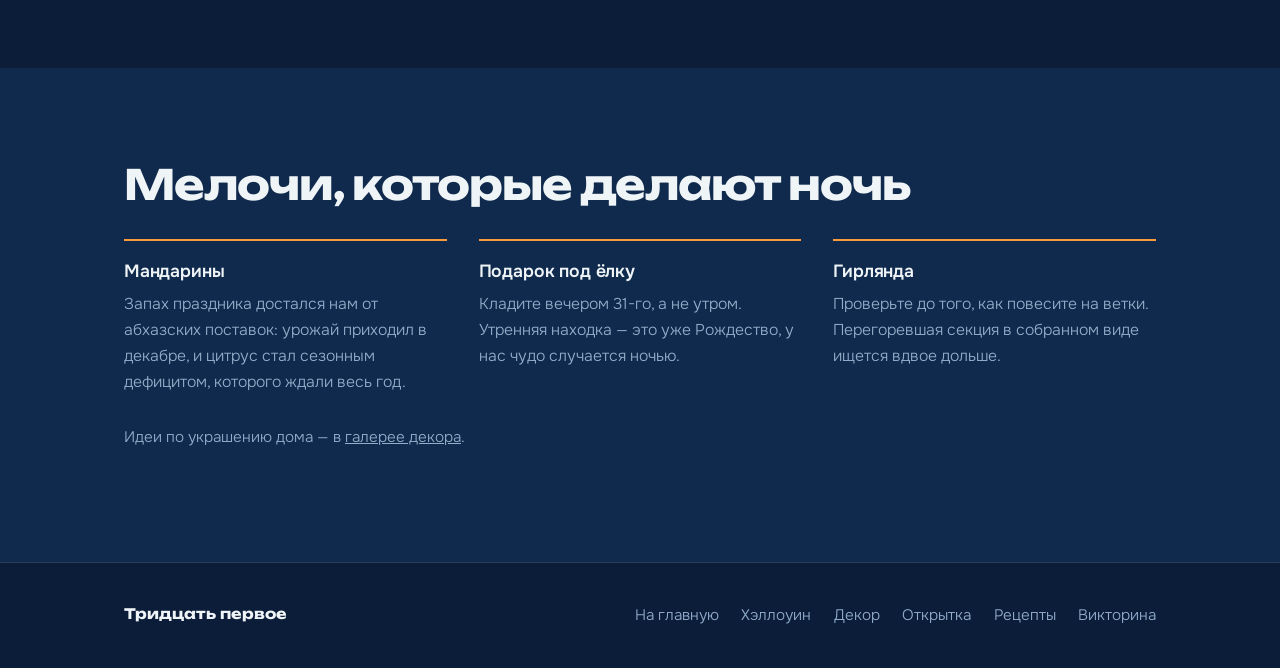
<file: newyear.html>
<!DOCTYPE html>
<html lang="ru">
<head>
<meta charset="utf-8">
<meta name="viewport" content="width=device-width, initial-scale=1">
<title>Новый год — 31 декабря</title>
<meta name="description" content="Новый год: история праздника, расписание новогодней ночи и калькулятор оливье.">
<link rel="icon" href="favicon.svg" type="image/svg+xml">
<link rel="icon" href="favicon-48.png" sizes="48x48">
<link rel="apple-touch-icon" href="apple-touch-icon.png">
<meta property="og:type" content="website">
<meta property="og:title" content="Новый год — 31 декабря">
<meta property="og:description" content="Новый год: история праздника, расписание новогодней ночи и калькулятор оливье.">
<meta property="og:image" content="https://luna-port.ru/og-image.png">
<meta property="og:url" content="https://luna-port.ru/newyear.html">
<meta name="twitter:card" content="summary_large_image">
<meta name="twitter:title" content="Новый год — 31 декабря">
<meta name="twitter:description" content="Новый год: история праздника, расписание новогодней ночи и калькулятор оливье.">
<meta name="twitter:image" content="https://luna-port.ru/og-image.png">
<link rel="preconnect" href="https://fonts.googleapis.com">
<link rel="preconnect" href="https://fonts.gstatic.com" crossorigin>
<link href="https://fonts.googleapis.com/css2?family=Unbounded:wght@400;700;900&family=Onest:wght@300;400;600&display=swap" rel="stylesheet">
<link rel="stylesheet" href="style.css">
</head>
<body class="ny">

<canvas id="snow" class="snow" aria-hidden="true"></canvas>

<header class="topbar">
  <a class="mark" href="index.html">31&thinsp;/&thinsp;31</a>
  <nav class="nav">
    <a class="nav-link" href="halloween.html">Хэллоуин</a>
    <a class="nav-link is-current" href="newyear.html" aria-current="page">Новый год</a>
    <a class="nav-link" href="recipes-newyear.html">Рецепты</a>
  </nav>
</header>

<main>

<section class="hero">
  <div class="hero-text">
    <p class="date-stamp">31 декабря</p>
    <h1>Ночь, когда все<br>смотрят на часы</h1>
    <p class="lede">Ёлка достоялась, салаты нарезаны, кто-то опять забыл шампанское. До курантов осталось:</p>
    <div class="countdown" data-countdown="01-01">
      <div class="cd-cell"><b class="cd-d">—</b><span>дней</span></div>
      <div class="cd-cell"><b class="cd-h">—</b><span>часов</span></div>
      <div class="cd-cell"><b class="cd-m">—</b><span>минут</span></div>
      <div class="cd-cell"><b class="cd-s">—</b><span>секунд</span></div>
    </div>
  </div>

  <div class="hero-art">
    <svg class="tree" viewBox="0 0 260 240" role="img" aria-label="Новогодняя ёлка">
      <path d="M130 24l44 62h-26l34 50h-26l38 56H40l38-56H52l34-50H60z" fill="#1F4438"/>
      <path d="M130 24l44 62h-26l34 50h-26l38 56h-64z" fill="#2C5B48"/>
      <rect x="118" y="192" width="24" height="26" rx="4" fill="#6B4B2A"/>
      <g class="tree-lights">
        <circle cx="104" cy="98" r="6"/><circle cx="156" cy="122" r="6"/>
        <circle cx="92" cy="152" r="6"/><circle cx="168" cy="168" r="6"/>
        <circle cx="130" cy="176" r="6"/>
      </g>
      <path class="tree-star" d="M130 4l8 16 18 3-13 13 3 18-16-9-16 9 3-18-13-13 18-3z"/>
    </svg>
  </div>
</section>

<section class="band">
  <div class="wrap two-col">
    <div>
      <h2>Праздник, который дважды переезжал</h2>
      <p>До 1700 года год на Руси начинался 1 сентября. Пётр I перенёс начало года на 1 января и заодно велел украшать дома хвойными ветвями — по европейскому образцу, который ему понравился в Голландии.</p>
      <p>Ёлка в доме прижилась только к середине XIX века, а после революции успела побывать под запретом как «поповский обычай». Вернули её в 1935-м, уже светской: вместо Вифлеемской звезды — красная, вместо Рождества — Новый год.</p>
    </div>
    <ul class="facts">
      <li><b>1700</b><span>Год начинается 1 января</span></li>
      <li><b>1840-е</b><span>Ёлка входит в городские дома</span></li>
      <li><b>1935</b><span>Ёлка возвращается уже новогодней</span></li>
      <li><b>1947</b><span>1 января становится выходным днём</span></li>
    </ul>
  </div>
</section>

<section class="band band-alt">
  <div class="wrap">
    <h2>Ночь по часам</h2>
    <p class="lede">Проверенное расписание, если гости приходят к десяти.</p>
    <ol class="timeline">
      <li><b>22:00</b><h3>Стол и первый тост</h3><p>Горячее держите в духовке на минимальном огне: к полуночи все успеют проголодаться второй раз.</p></li>
      <li><b>23:30</b><h3>Проводы старого года</h3><p>Самое время для короткого круга «что было хорошего». Дольше пяти минут не затягивайте — начнётся обращение.</p></li>
      <li><b>23:55</b><h3>Бокалы в руки</h3><p>Открывать шампанское лучше заранее и тихо: пробка в потолок эффектна ровно один раз, а куранты пропустить обидно.</p></li>
      <li><b>00:00</b><h3>Двенадцать ударов</h3><p>Бой начинается после мелодии и полного отзвона четвертей. Загадывать успевайте между ударами, а не после последнего.</p></li>
      <li><b>00:30</b><h3>Улица</h3><p>Фейерверк, снежки и звонки тем, кого не позвали. Верхнюю одежду сложите у двери заранее — искать её в полночь бесполезно.</p></li>
    </ol>
  </div>
</section>

<section class="band">
  <div class="wrap">
    <h2>Сколько резать оливье</h2>
    <p class="lede">Норма — примерно 250 граммов готового салата на человека, плюс запас на первое января.</p>
    <div class="calc">
      <label class="calc-control" for="guests">Гостей за столом
        <input id="guests" type="number" min="1" max="30" value="6" inputmode="numeric">
      </label>
      <table class="calc-table">
        <thead><tr><th>Продукт</th><th>Нужно</th></tr></thead>
        <tbody>
          <tr><td>Картофель</td><td data-per="70" data-unit="г"></td></tr>
          <tr><td>Морковь</td><td data-per="25" data-unit="г"></td></tr>
          <tr><td>Яйца</td><td data-per="0.7" data-unit="шт"></td></tr>
          <tr><td>Солёные огурцы</td><td data-per="45" data-unit="г"></td></tr>
          <tr><td>Зелёный горошек</td><td data-per="35" data-unit="г"></td></tr>
          <tr><td>Варёная колбаса или говядина</td><td data-per="55" data-unit="г"></td></tr>
          <tr><td>Лук</td><td data-per="12" data-unit="г"></td></tr>
          <tr><td>Майонез</td><td data-per="35" data-unit="г"></td></tr>
        </tbody>
      </table>
      <p class="calc-note" id="calcNote"></p>
      <p class="calc-note">Сам рецепт оливье и ещё шесть блюд новогоднего стола — на <a href="recipes-newyear.html">странице рецептов</a>. Поздравить с праздником можно <a href="postcard.html">открыткой</a>.</p>
    </div>
  </div>
</section>

<section class="band band-alt">
  <div class="wrap">
    <h2>Мелочи, которые делают ночь</h2>
    <div class="cards">
      <article class="card">
        <h3>Мандарины</h3>
        <p>Запах праздника достался нам от абхазских поставок: урожай приходил в декабре, и цитрус стал сезонным дефицитом, которого ждали весь год.</p>
      </article>
      <article class="card">
        <h3>Подарок под ёлку</h3>
        <p>Кладите вечером 31-го, а не утром. Утренняя находка — это уже Рождество, у нас чудо случается ночью.</p>
      </article>
      <article class="card">
        <h3>Гирлянда</h3>
        <p>Проверьте до того, как повесите на ветки. Перегоревшая секция в собранном виде ищется вдвое дольше.</p>
      </article>
    </div>
    <p class="lede" style="margin-top: 1.8rem; font-size: .95rem;">Идеи по украшению дома — в <a href="decor-newyear.html">галерее декора</a>.</p>
  </div>
</section>

</main>

<footer class="foot">
  <div class="wrap foot-in">
    <p>Тридцать первое</p>
    <nav class="foot-nav">
      <a href="index.html">На главную</a>
      <a href="halloween.html">Хэллоуин</a>
      <a href="decor-newyear.html">Декор</a>
      <a href="postcard.html">Открытка</a>
      <a href="recipes-newyear.html">Рецепты</a>
      <a href="quiz.html">Викторина</a>
    </nav>
  </div>
</footer>

<script src="main.js"></script>
</body>
</html>
</file>
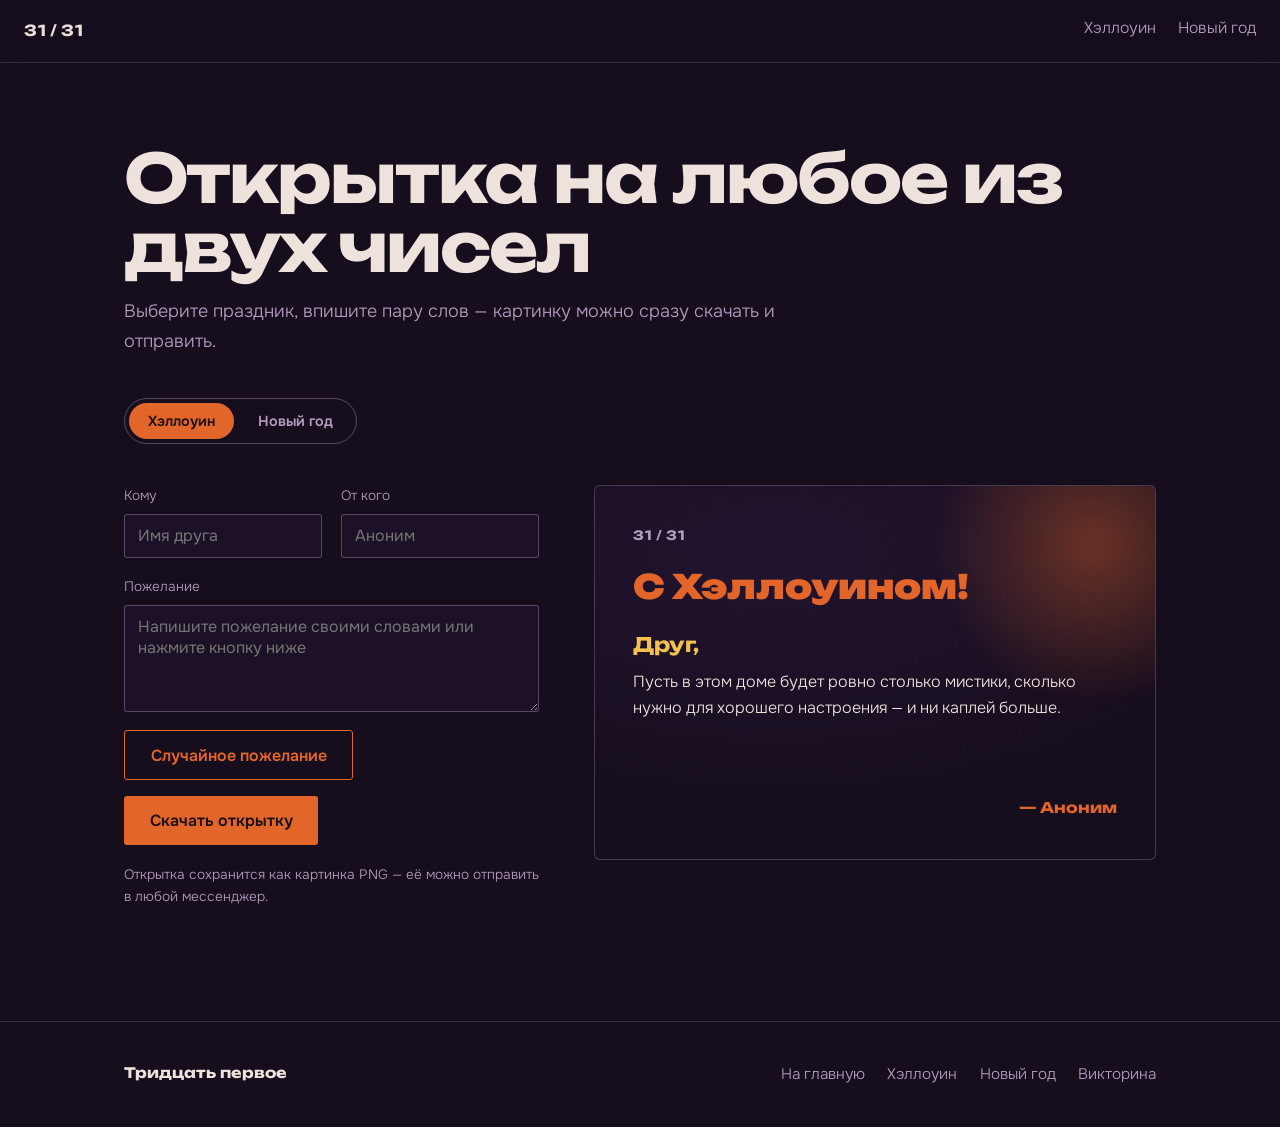
<file: postcard.html>
<!DOCTYPE html>
<html lang="ru">
<head>
<meta charset="utf-8">
<meta name="viewport" content="width=device-width, initial-scale=1">
<title>Открытка — Тридцать первое</title>
<meta name="description" content="Соберите открытку на Хэллоуин или Новый год: впишите пожелание и скачайте картинку.">
<link rel="icon" href="favicon.svg" type="image/svg+xml">
<link rel="icon" href="favicon-48.png" sizes="48x48">
<link rel="apple-touch-icon" href="apple-touch-icon.png">
<meta property="og:type" content="website">
<meta property="og:title" content="Открытка — Тридцать первое">
<meta property="og:description" content="Соберите открытку на Хэллоуин или Новый год: впишите пожелание и скачайте картинку.">
<meta property="og:image" content="https://luna-port.ru/og-image.png">
<meta property="og:url" content="https://luna-port.ru/postcard.html">
<meta name="twitter:card" content="summary_large_image">
<meta name="twitter:title" content="Открытка — Тридцать первое">
<meta name="twitter:description" content="Соберите открытку на Хэллоуин или Новый год: впишите пожелание и скачайте картинку.">
<meta name="twitter:image" content="https://luna-port.ru/og-image.png">
<link rel="preconnect" href="https://fonts.googleapis.com">
<link rel="preconnect" href="https://fonts.gstatic.com" crossorigin>
<link href="https://fonts.googleapis.com/css2?family=Unbounded:wght@400;700;900&family=Onest:wght@300;400;600&display=swap" rel="stylesheet">
<link rel="stylesheet" href="style.css">
</head>
<body class="h">

<header class="topbar">
  <a class="mark" href="index.html">31&thinsp;/&thinsp;31</a>
  <nav class="nav">
    <a class="nav-link" href="halloween.html">Хэллоуин</a>
    <a class="nav-link" href="newyear.html">Новый год</a>
  </nav>
</header>

<main>

<section class="band" style="padding-top: clamp(3rem, 7vw, 5rem);">
  <div class="wrap">
    <h1>Открытка на любое из двух чисел</h1>
    <p class="lede">Выберите праздник, впишите пару слов — картинку можно сразу скачать и отправить.</p>

    <div class="pc-toggle" role="group" aria-label="Выбор праздника">
      <button type="button" class="pc-toggle-btn is-active" data-theme="h">Хэллоуин</button>
      <button type="button" class="pc-toggle-btn" data-theme="ny">Новый год</button>
    </div>

    <div class="pc-workspace">

      <form class="pc-form" onsubmit="return false;">
        <div class="pc-field-row">
          <label>Кому
            <input id="pcTo" type="text" maxlength="40" placeholder="Имя друга" autocomplete="off">
          </label>
          <label>От кого
            <input id="pcFrom" type="text" maxlength="30" placeholder="Аноним" autocomplete="off">
          </label>
        </div>
        <label>Пожелание
          <textarea id="pcMsg" maxlength="240" rows="4" placeholder="Напишите пожелание своими словами или нажмите кнопку ниже"></textarea>
        </label>
        <div class="pc-form-actions">
          <button type="button" class="btn btn-ghost" id="pcRandom">Случайное пожелание</button>
          <button type="button" class="btn" id="pcDownload">Скачать открытку</button>
        </div>
        <p class="pc-hint">Открытка сохранится как картинка PNG — её можно отправить в любой мессенджер.</p>
      </form>

      <div class="pc-card" id="pcCard">
        <span class="pc-card-mark">31&thinsp;/&thinsp;31</span>
        <p class="pc-card-title" id="pcCardTitle">С Хэллоуином!</p>
        <p class="pc-card-to" id="pcCardTo">Друг,</p>
        <p class="pc-card-msg" id="pcCardMsg">Пусть в этом доме будет ровно столько мистики, сколько нужно для хорошего настроения — и ни каплей больше.</p>
        <p class="pc-card-from" id="pcCardFrom">— Аноним</p>
      </div>

    </div>
  </div>
</section>

</main>

<footer class="foot">
  <div class="wrap foot-in">
    <p>Тридцать первое</p>
    <nav class="foot-nav">
      <a href="index.html">На главную</a>
      <a href="halloween.html">Хэллоуин</a>
      <a href="newyear.html">Новый год</a>
      <a href="quiz.html">Викторина</a>
    </nav>
  </div>
</footer>

<script src="main.js"></script>
</body>
</html>
</file>
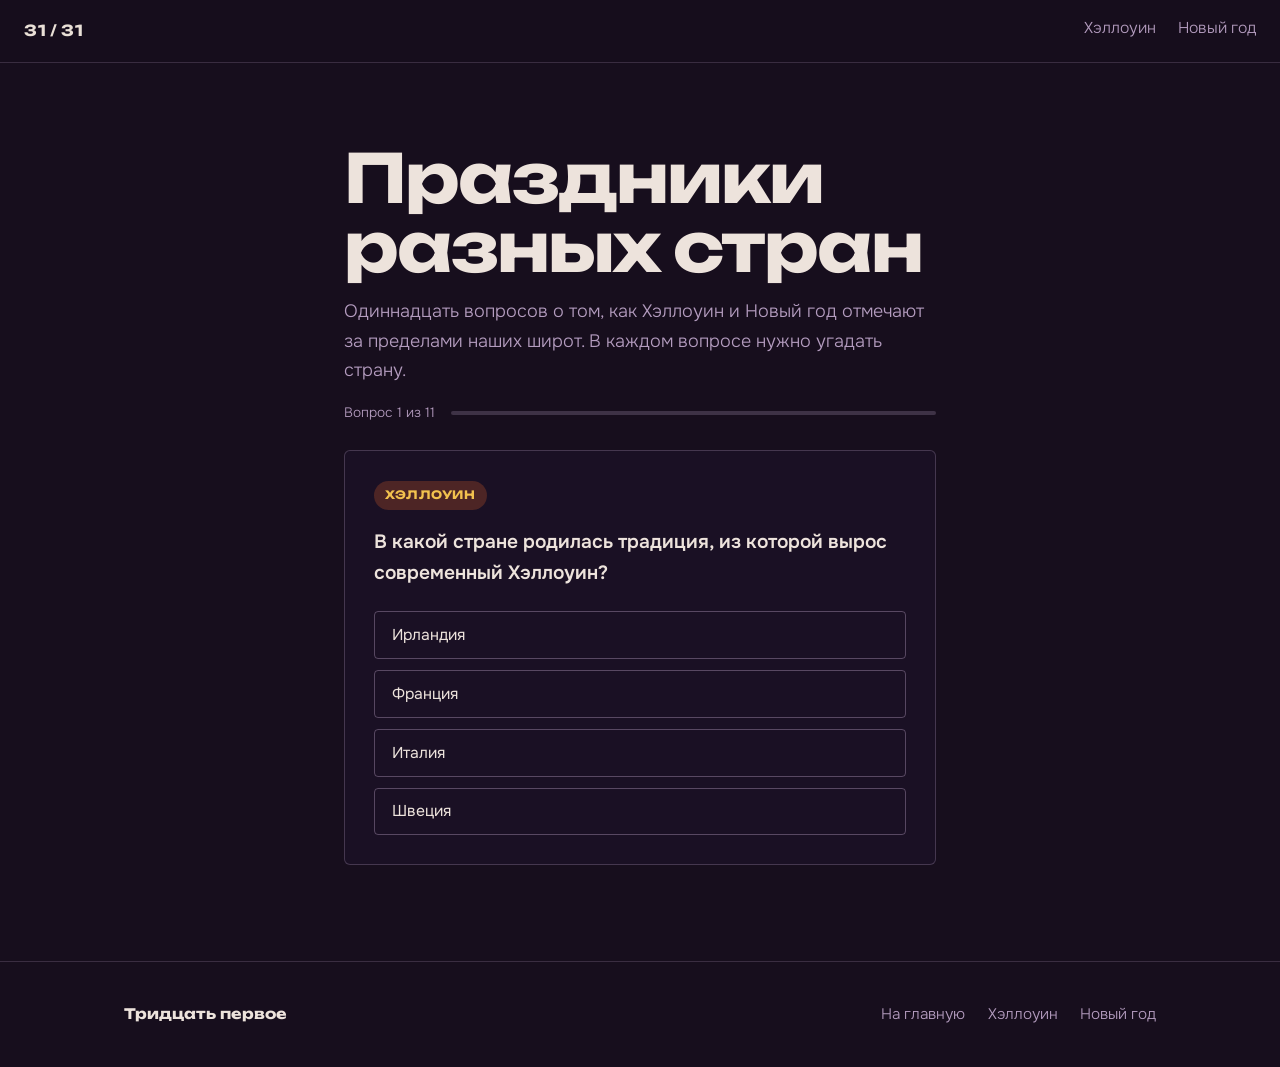
<file: quiz.html>
<!DOCTYPE html>
<html lang="ru">
<head>
<meta charset="utf-8">
<meta name="viewport" content="width=device-width, initial-scale=1">
<title>Викторина: праздники разных стран — Тридцать первое</title>
<meta name="description" content="Одиннадцать вопросов о том, как Хэллоуин и Новый год отмечают в разных странах мира.">
<link rel="icon" href="favicon.svg" type="image/svg+xml">
<link rel="icon" href="favicon-48.png" sizes="48x48">
<link rel="apple-touch-icon" href="apple-touch-icon.png">
<meta property="og:type" content="website">
<meta property="og:title" content="Викторина: праздники разных стран — Тридцать первое">
<meta property="og:description" content="Одиннадцать вопросов о том, как Хэллоуин и Новый год отмечают в разных странах мира.">
<meta property="og:image" content="https://luna-port.ru/og-image.png">
<meta property="og:url" content="https://luna-port.ru/quiz.html">
<meta name="twitter:card" content="summary_large_image">
<meta name="twitter:title" content="Викторина: праздники разных стран — Тридцать первое">
<meta name="twitter:description" content="Одиннадцать вопросов о том, как Хэллоуин и Новый год отмечают в разных странах мира.">
<meta name="twitter:image" content="https://luna-port.ru/og-image.png">
<link rel="preconnect" href="https://fonts.googleapis.com">
<link rel="preconnect" href="https://fonts.gstatic.com" crossorigin>
<link href="https://fonts.googleapis.com/css2?family=Unbounded:wght@400;700;900&family=Onest:wght@300;400;600&display=swap" rel="stylesheet">
<link rel="stylesheet" href="style.css">
</head>
<body class="h">

<header class="topbar">
  <a class="mark" href="index.html">31&thinsp;/&thinsp;31</a>
  <nav class="nav">
    <a class="nav-link" href="halloween.html">Хэллоуин</a>
    <a class="nav-link" href="newyear.html">Новый год</a>
  </nav>
</header>

<main>

<section class="band" style="padding-top: clamp(3rem, 7vw, 5rem);">
  <div class="wrap quiz-wrap">
    <h1>Праздники разных стран</h1>
    <p class="lede">Одиннадцать вопросов о том, как Хэллоуин и Новый год отмечают за пределами наших широт. В каждом вопросе нужно угадать страну.</p>

    <div class="quiz-progress">
      <span id="quizStep">Вопрос 1 из 11</span>
      <span class="quiz-progress-bar"><span class="quiz-progress-fill" id="quizProgressFill"></span></span>
    </div>

    <div class="quiz-card" id="quizCard">
      <span class="quiz-badge" id="quizBadge">Хэллоуин</span>
      <p class="quiz-question" id="quizQuestion">Загрузка вопроса…</p>
      <div class="quiz-options" id="quizOptions"></div>
      <p class="quiz-explain" id="quizExplain" hidden></p>
      <button class="btn quiz-next" id="quizNext" hidden type="button">Следующий вопрос</button>
    </div>

    <div class="quiz-card quiz-result" id="quizResult" hidden>
      <p class="quiz-result-score" id="quizScore">0 / 11</p>
      <p class="quiz-result-msg" id="quizMsg"></p>
      <div class="quiz-result-actions">
        <button class="btn btn-ghost" id="quizRestart" type="button">Пройти заново</button>
      </div>
    </div>
  </div>
</section>

</main>

<footer class="foot">
  <div class="wrap foot-in">
    <p>Тридцать первое</p>
    <nav class="foot-nav">
      <a href="index.html">На главную</a>
      <a href="halloween.html">Хэллоуин</a>
      <a href="newyear.html">Новый год</a>
    </nav>
  </div>
</footer>

<script src="main.js"></script>
</body>
</html>
</file>
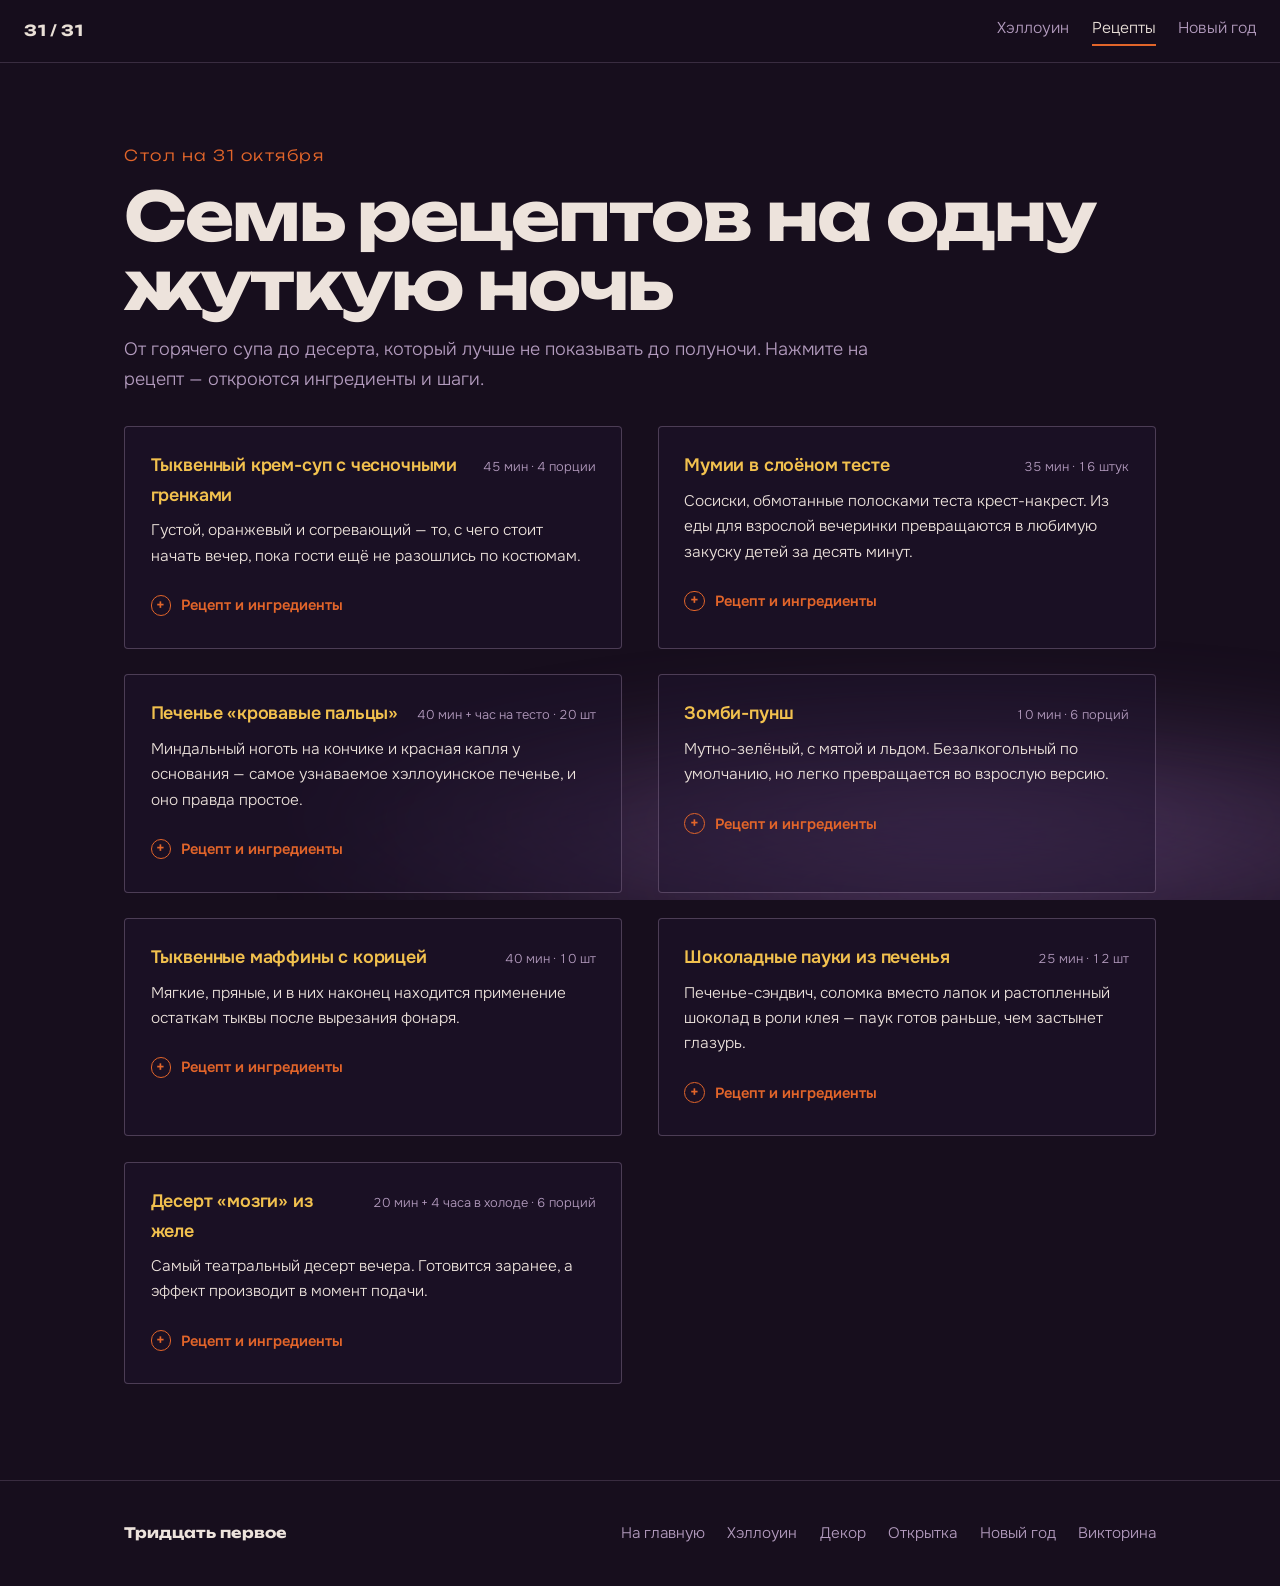
<file: recipes-halloween.html>
<!DOCTYPE html>
<html lang="ru">
<head>
<meta charset="utf-8">
<meta name="viewport" content="width=device-width, initial-scale=1">
<title>Рецепты на Хэллоуин — Тридцать первое</title>
<meta name="description" content="Семь рецептов для хэллоуинского стола: тыквенный суп, мумии в тесте, жуткие десерты и зомби-пунш.">
<link rel="icon" href="favicon.svg" type="image/svg+xml">
<link rel="icon" href="favicon-48.png" sizes="48x48">
<link rel="apple-touch-icon" href="apple-touch-icon.png">
<meta property="og:type" content="website">
<meta property="og:title" content="Рецепты на Хэллоуин — Тридцать первое">
<meta property="og:description" content="Семь рецептов для хэллоуинского стола: тыквенный суп, мумии в тесте, жуткие десерты и зомби-пунш.">
<meta property="og:image" content="https://luna-port.ru/og-image.png">
<meta property="og:url" content="https://luna-port.ru/recipes-halloween.html">
<meta name="twitter:card" content="summary_large_image">
<meta name="twitter:title" content="Рецепты на Хэллоуин — Тридцать первое">
<meta name="twitter:description" content="Семь рецептов для хэллоуинского стола: тыквенный суп, мумии в тесте, жуткие десерты и зомби-пунш.">
<meta name="twitter:image" content="https://luna-port.ru/og-image.png">
<link rel="preconnect" href="https://fonts.googleapis.com">
<link rel="preconnect" href="https://fonts.gstatic.com" crossorigin>
<link href="https://fonts.googleapis.com/css2?family=Unbounded:wght@400;700;900&family=Onest:wght@300;400;600&display=swap" rel="stylesheet">
<link rel="stylesheet" href="style.css">
</head>
<body class="h">

<div class="fog" aria-hidden="true"><span></span><span></span></div>

<header class="topbar">
  <a class="mark" href="index.html">31&thinsp;/&thinsp;31</a>
  <nav class="nav">
    <a class="nav-link" href="halloween.html">Хэллоуин</a>
    <a class="nav-link is-current" href="recipes-halloween.html" aria-current="page">Рецепты</a>
    <a class="nav-link" href="newyear.html">Новый год</a>
  </nav>
</header>

<main>

<section class="band" style="padding-top: clamp(3rem, 7vw, 5rem);">
  <div class="wrap">
    <p class="date-stamp">Стол на 31 октября</p>
    <h1>Семь рецептов на одну жуткую ночь</h1>
    <p class="lede">От горячего супа до десерта, который лучше не показывать до полуночи. Нажмите на рецепт — откроются ингредиенты и шаги.</p>

    <div class="recipes-grid">

      <article class="recipe-card">
        <div class="recipe-head"><h3>Тыквенный крем-суп с чесночными гренками</h3><span class="recipe-meta">45 мин · 4 порции</span></div>
        <p class="recipe-teaser">Густой, оранжевый и согревающий — то, с чего стоит начать вечер, пока гости ещё не разошлись по костюмам.</p>
        <details class="recipe-details">
          <summary>Рецепт и ингредиенты</summary>
          <div class="recipe-body">
            <h4>Ингредиенты</h4>
            <ul>
              <li>Тыква (мякоть) — 800 г</li>
              <li>Лук репчатый — 1 шт</li>
              <li>Чеснок — 2 зубчика</li>
              <li>Овощной бульон — 700 мл</li>
              <li>Сливки 10% — 100 мл</li>
              <li>Оливковое масло — 2 ст. л.</li>
              <li>Мускатный орех, соль, перец</li>
              <li>Хлеб — 4 ломтя</li>
            </ul>
            <h4>Приготовление</h4>
            <ol>
              <li>Тыкву и лук нарежьте кубиком, обжарьте на масле 5 минут.</li>
              <li>Влейте бульон, варите 20 минут до мягкости тыквы.</li>
              <li>Пробейте блендером в пюре, верните на плиту, влейте сливки, посолите.</li>
              <li>Хлеб натрите чесноком и подсушите на сухой сковороде.</li>
              <li>Подавайте суп с гренками и щепоткой мускатного ореха.</li>
            </ol>
          </div>
        </details>
      </article>

      <article class="recipe-card">
        <div class="recipe-head"><h3>Мумии в слоёном тесте</h3><span class="recipe-meta">35 мин · 16 штук</span></div>
        <p class="recipe-teaser">Сосиски, обмотанные полосками теста крест-накрест. Из еды для взрослой вечеринки превращаются в любимую закуску детей за десять минут.</p>
        <details class="recipe-details">
          <summary>Рецепт и ингредиенты</summary>
          <div class="recipe-body">
            <h4>Ингредиенты</h4>
            <ul>
              <li>Слоёное тесто — 2 пласта</li>
              <li>Сосиски — 8 шт</li>
              <li>Яйцо — 1 шт, для смазывания</li>
              <li>Горчица или половинки маслин — для глаз</li>
            </ul>
            <h4>Приготовление</h4>
            <ol>
              <li>Тесто нарежьте полосками шириной около 1 см.</li>
              <li>Оберните каждую сосиску полосками крест-накрест, оставив место для «лица».</li>
              <li>Выложите на противень, смажьте яйцом.</li>
              <li>Выпекайте при 200°C 15–18 минут до золотистой корочки.</li>
              <li>На месте лица капните каплю горчицы или прикрепите половинку маслины.</li>
            </ol>
          </div>
        </details>
      </article>

      <article class="recipe-card">
        <div class="recipe-head"><h3>Печенье «кровавые пальцы»</h3><span class="recipe-meta">40 мин + час на тесто · 20 шт</span></div>
        <p class="recipe-teaser">Миндальный ноготь на кончике и красная капля у основания — самое узнаваемое хэллоуинское печенье, и оно правда простое.</p>
        <details class="recipe-details">
          <summary>Рецепт и ингредиенты</summary>
          <div class="recipe-body">
            <h4>Ингредиенты</h4>
            <ul>
              <li>Масло сливочное — 150 г</li>
              <li>Сахар — 80 г</li>
              <li>Мука — 300 г</li>
              <li>Яйцо — 1 шт</li>
              <li>Миндаль целый — 20 шт</li>
              <li>Красный пищевой гель или варенье</li>
            </ul>
            <h4>Приготовление</h4>
            <ol>
              <li>Взбейте масло с сахаром, добавьте яйцо, затем муку — замесите тесто.</li>
              <li>Уберите тесто в холодильник на час.</li>
              <li>Разделите на 20 частей, скатайте «пальчики», ножом сделайте бороздки на суставах.</li>
              <li>На кончик каждого пальца прикрепите миндалину — это ноготь.</li>
              <li>Выпекайте при 180°C 12–15 минут.</li>
              <li>У основания ногтя на остывшем печенье нанесите каплю красного геля.</li>
            </ol>
          </div>
        </details>
      </article>

      <article class="recipe-card">
        <div class="recipe-head"><h3>Зомби-пунш</h3><span class="recipe-meta">10 мин · 6 порций</span></div>
        <p class="recipe-teaser">Мутно-зелёный, с мятой и льдом. Безалкогольный по умолчанию, но легко превращается во взрослую версию.</p>
        <details class="recipe-details">
          <summary>Рецепт и ингредиенты</summary>
          <div class="recipe-body">
            <h4>Ингредиенты</h4>
            <ul>
              <li>Зелёный лимонад — 1 л</li>
              <li>Сок лайма — 3 ст. л.</li>
              <li>Лёд, свежая мята</li>
              <li>Дольки лайма — для украшения</li>
              <li>По желанию: ромовый сироп — 50 мл</li>
            </ul>
            <h4>Приготовление</h4>
            <ol>
              <li>Смешайте лимонад с соком лайма в кувшине.</li>
              <li>Добавьте лёд и мяту.</li>
              <li>При желании влейте ромовый сироп.</li>
              <li>Разлейте по стаканам, украсьте долькой лайма.</li>
            </ol>
          </div>
        </details>
      </article>

      <article class="recipe-card">
        <div class="recipe-head"><h3>Тыквенные маффины с корицей</h3><span class="recipe-meta">40 мин · 10 шт</span></div>
        <p class="recipe-teaser">Мягкие, пряные, и в них наконец находится применение остаткам тыквы после вырезания фонаря.</p>
        <details class="recipe-details">
          <summary>Рецепт и ингредиенты</summary>
          <div class="recipe-body">
            <h4>Ингредиенты</h4>
            <ul>
              <li>Тыквенное пюре — 250 г</li>
              <li>Мука — 200 г</li>
              <li>Сахар — 120 г</li>
              <li>Яйца — 2 шт</li>
              <li>Растительное масло — 80 мл</li>
              <li>Разрыхлитель — 1 ч. л.</li>
              <li>Корица — 1 ч. л., щепотка соли</li>
            </ul>
            <h4>Приготовление</h4>
            <ol>
              <li>Смешайте пюре, яйца, масло и сахар.</li>
              <li>Отдельно соедините муку, разрыхлитель, корицу и соль.</li>
              <li>Соедините сухую смесь с влажной, не перемешивая слишком долго.</li>
              <li>Разложите по формочкам, выпекайте при 180°C 22–25 минут.</li>
              <li>Проверьте зубочисткой — она должна выходить сухой.</li>
            </ol>
          </div>
        </details>
      </article>

      <article class="recipe-card">
        <div class="recipe-head"><h3>Шоколадные пауки из печенья</h3><span class="recipe-meta">25 мин · 12 шт</span></div>
        <p class="recipe-teaser">Печенье-сэндвич, соломка вместо лапок и растопленный шоколад в роли клея — паук готов раньше, чем застынет глазурь.</p>
        <details class="recipe-details">
          <summary>Рецепт и ингредиенты</summary>
          <div class="recipe-body">
            <h4>Ингредиенты</h4>
            <ul>
              <li>Печенье-сэндвич — 12 шт</li>
              <li>Тёмный шоколад — 100 г</li>
              <li>Тонкая соломка — 24 палочки</li>
              <li>Сахарные глазки или белый шоколад — для глаз</li>
            </ul>
            <h4>Приготовление</h4>
            <ol>
              <li>Растопите шоколад на водяной бане.</li>
              <li>Соломку разломайте на кусочки по 3 см — по восемь штук на печенье.</li>
              <li>Каждое печенье переверните, к нижней стороне на шоколад прикрепите восемь палочек-лапок веером.</li>
              <li>Сверху капните шоколадом два глаза или приклейте сахарные глазки.</li>
              <li>Оставьте застыть 10 минут при комнатной температуре.</li>
            </ol>
          </div>
        </details>
      </article>

      <article class="recipe-card">
        <div class="recipe-head"><h3>Десерт «мозги» из желе</h3><span class="recipe-meta">20 мин + 4 часа в холоде · 6 порций</span></div>
        <p class="recipe-teaser">Самый театральный десерт вечера. Готовится заранее, а эффект производит в момент подачи.</p>
        <details class="recipe-details">
          <summary>Рецепт и ингредиенты</summary>
          <div class="recipe-body">
            <h4>Ингредиенты</h4>
            <ul>
              <li>Желатин — 20 г</li>
              <li>Вишнёвый сок — 500 мл</li>
              <li>Сахар — 3 ст. л.</li>
              <li>Малиновый или вишнёвый соус — для подачи</li>
            </ul>
            <h4>Приготовление</h4>
            <ol>
              <li>Замочите желатин по инструкции на упаковке.</li>
              <li>Подогрейте сок с сахаром, не доводя до кипения, растворите желатин.</li>
              <li>Разлейте по силиконовым формам с извилистым рельефом — подойдут формы для льда.</li>
              <li>Уберите в холодильник на 4 часа до полного застывания.</li>
              <li>Выложите на тарелку и полейте соусом перед подачей.</li>
            </ol>
          </div>
        </details>
      </article>

    </div>
  </div>
</section>

</main>

<footer class="foot">
  <div class="wrap foot-in">
    <p>Тридцать первое</p>
    <nav class="foot-nav">
      <a href="index.html">На главную</a>
      <a href="halloween.html">Хэллоуин</a>
      <a href="decor-halloween.html">Декор</a>
      <a href="postcard.html">Открытка</a>
      <a href="newyear.html">Новый год</a>
      <a href="quiz.html">Викторина</a>
    </nav>
  </div>
</footer>

<script src="main.js"></script>
</body>
</html>
</file>
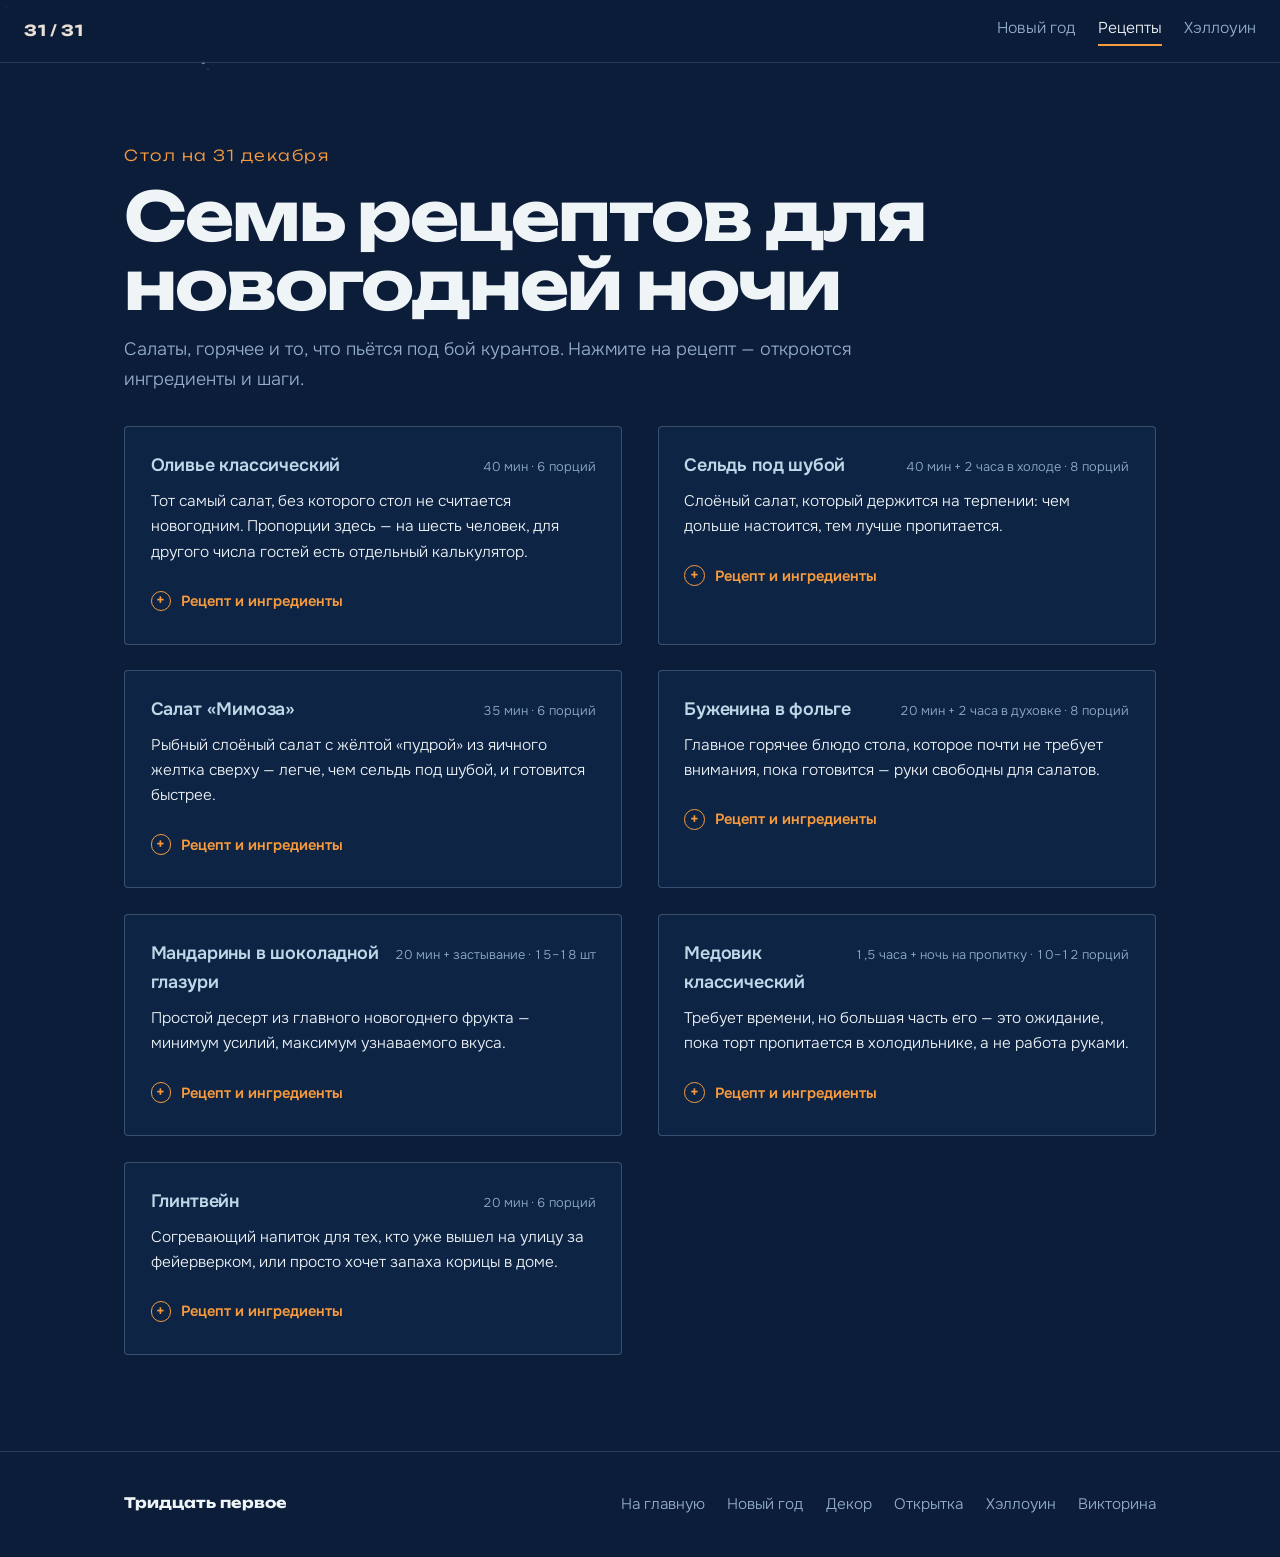
<file: recipes-newyear.html>
<!DOCTYPE html>
<html lang="ru">
<head>
<meta charset="utf-8">
<meta name="viewport" content="width=device-width, initial-scale=1">
<title>Рецепты на Новый год — Тридцать первое</title>
<meta name="description" content="Семь рецептов новогоднего стола: оливье, сельдь под шубой, буженина, медовик и глинтвейн.">
<link rel="icon" href="favicon.svg" type="image/svg+xml">
<link rel="icon" href="favicon-48.png" sizes="48x48">
<link rel="apple-touch-icon" href="apple-touch-icon.png">
<meta property="og:type" content="website">
<meta property="og:title" content="Рецепты на Новый год — Тридцать первое">
<meta property="og:description" content="Семь рецептов новогоднего стола: оливье, сельдь под шубой, буженина, медовик и глинтвейн.">
<meta property="og:image" content="https://luna-port.ru/og-image.png">
<meta property="og:url" content="https://luna-port.ru/recipes-newyear.html">
<meta name="twitter:card" content="summary_large_image">
<meta name="twitter:title" content="Рецепты на Новый год — Тридцать первое">
<meta name="twitter:description" content="Семь рецептов новогоднего стола: оливье, сельдь под шубой, буженина, медовик и глинтвейн.">
<meta name="twitter:image" content="https://luna-port.ru/og-image.png">
<link rel="preconnect" href="https://fonts.googleapis.com">
<link rel="preconnect" href="https://fonts.gstatic.com" crossorigin>
<link href="https://fonts.googleapis.com/css2?family=Unbounded:wght@400;700;900&family=Onest:wght@300;400;600&display=swap" rel="stylesheet">
<link rel="stylesheet" href="style.css">
</head>
<body class="ny">

<canvas id="snow" class="snow" aria-hidden="true"></canvas>

<header class="topbar">
  <a class="mark" href="index.html">31&thinsp;/&thinsp;31</a>
  <nav class="nav">
    <a class="nav-link" href="newyear.html">Новый год</a>
    <a class="nav-link is-current" href="recipes-newyear.html" aria-current="page">Рецепты</a>
    <a class="nav-link" href="halloween.html">Хэллоуин</a>
  </nav>
</header>

<main>

<section class="band" style="padding-top: clamp(3rem, 7vw, 5rem);">
  <div class="wrap">
    <p class="date-stamp">Стол на 31 декабря</p>
    <h1>Семь рецептов для новогодней ночи</h1>
    <p class="lede">Салаты, горячее и то, что пьётся под бой курантов. Нажмите на рецепт — откроются ингредиенты и шаги.</p>

    <div class="recipes-grid">

      <article class="recipe-card">
        <div class="recipe-head"><h3>Оливье классический</h3><span class="recipe-meta">40 мин · 6 порций</span></div>
        <p class="recipe-teaser">Тот самый салат, без которого стол не считается новогодним. Пропорции здесь — на шесть человек, для другого числа гостей есть отдельный калькулятор.</p>
        <details class="recipe-details">
          <summary>Рецепт и ингредиенты</summary>
          <div class="recipe-body">
            <h4>Ингредиенты</h4>
            <ul>
              <li>Картофель — 4 шт</li>
              <li>Морковь — 2 шт</li>
              <li>Яйца — 6 шт</li>
              <li>Огурцы солёные — 4 шт</li>
              <li>Зелёный горошек — 1 банка (400 г)</li>
              <li>Варёная колбаса или отварная говядина — 400 г</li>
              <li>Лук репчатый — 1 шт</li>
              <li>Майонез — 200 г, соль по вкусу</li>
            </ul>
            <h4>Приготовление</h4>
            <ol>
              <li>Отварите картофель, морковь и яйца до готовности, остудите.</li>
              <li>Нарежьте кубиком картофель, морковь, огурцы, колбасу и яйца.</li>
              <li>Лук мелко нарубите, при желании обдайте кипятком, чтобы убрать горечь.</li>
              <li>Смешайте все ингредиенты, добавьте горошек.</li>
              <li>Заправьте майонезом и посолите непосредственно перед подачей.</li>
            </ol>
          </div>
        </details>
      </article>

      <article class="recipe-card">
        <div class="recipe-head"><h3>Сельдь под шубой</h3><span class="recipe-meta">40 мин + 2 часа в холоде · 8 порций</span></div>
        <p class="recipe-teaser">Слоёный салат, который держится на терпении: чем дольше настоится, тем лучше пропитается.</p>
        <details class="recipe-details">
          <summary>Рецепт и ингредиенты</summary>
          <div class="recipe-body">
            <h4>Ингредиенты</h4>
            <ul>
              <li>Сельдь филе — 2 шт</li>
              <li>Картофель — 4 шт</li>
              <li>Свёкла — 2 шт</li>
              <li>Морковь — 2 шт</li>
              <li>Яйца — 3 шт</li>
              <li>Лук репчатый — 1 шт</li>
              <li>Майонез — 250 г</li>
            </ul>
            <h4>Приготовление</h4>
            <ol>
              <li>Отдельно отварите картофель, свёклу, морковь и яйца, остудите и натрите на тёрке.</li>
              <li>На дно формы выложите нарезанную кубиками сельдь, сверху — мелко нарезанный лук.</li>
              <li>Слоями выложите картофель, морковь, яйца — каждый слой промазывайте майонезом.</li>
              <li>Верхний слой — свёкла, щедро покройте майонезом.</li>
              <li>Уберите в холодильник минимум на 2 часа перед подачей.</li>
            </ol>
          </div>
        </details>
      </article>

      <article class="recipe-card">
        <div class="recipe-head"><h3>Салат «Мимоза»</h3><span class="recipe-meta">35 мин · 6 порций</span></div>
        <p class="recipe-teaser">Рыбный слоёный салат с жёлтой «пудрой» из яичного желтка сверху — легче, чем сельдь под шубой, и готовится быстрее.</p>
        <details class="recipe-details">
          <summary>Рецепт и ингредиенты</summary>
          <div class="recipe-body">
            <h4>Ингредиенты</h4>
            <ul>
              <li>Консервированная сайра или сёмга — 1 банка (250 г)</li>
              <li>Яйца — 5 шт</li>
              <li>Картофель — 2 шт</li>
              <li>Морковь — 1 шт</li>
              <li>Сыр твёрдый — 100 г</li>
              <li>Майонез — 150 г</li>
            </ul>
            <h4>Приготовление</h4>
            <ol>
              <li>Отварите картофель, морковь и яйца, остудите.</li>
              <li>Отделите желтки от белков, каждое натрите отдельно.</li>
              <li>Слоями выложите размятую вилкой рыбу, картофель, морковь, белки — промазывая майонезом.</li>
              <li>Присыпьте тёртым сыром, сверху — жёлтой «мимозой» из желтков.</li>
              <li>Дайте настояться в холодильнике час перед подачей.</li>
            </ol>
          </div>
        </details>
      </article>

      <article class="recipe-card">
        <div class="recipe-head"><h3>Буженина в фольге</h3><span class="recipe-meta">20 мин + 2 часа в духовке · 8 порций</span></div>
        <p class="recipe-teaser">Главное горячее блюдо стола, которое почти не требует внимания, пока готовится — руки свободны для салатов.</p>
        <details class="recipe-details">
          <summary>Рецепт и ингредиенты</summary>
          <div class="recipe-body">
            <h4>Ингредиенты</h4>
            <ul>
              <li>Свиная шея — 1,5 кг</li>
              <li>Чеснок — 6 зубчиков</li>
              <li>Горчица — 2 ст. л.</li>
              <li>Соль — 1 ст. л., чёрный перец, лавровый лист</li>
            </ul>
            <h4>Приготовление</h4>
            <ol>
              <li>Чеснок нарежьте дольками, нашпигуйте мясо со всех сторон.</li>
              <li>Натрите кусок солью, перцем и горчицей, оставьте мариноваться минимум на 3 часа, лучше на ночь.</li>
              <li>Заверните мясо в фольгу в два слоя, выложите на противень.</li>
              <li>Запекайте при 180°C 2 часа.</li>
              <li>Разверните фольгу на последние 15 минут, чтобы поверхность подрумянилась.</li>
              <li>Дайте полностью остыть перед нарезкой — так буженина не развалится.</li>
            </ol>
          </div>
        </details>
      </article>

      <article class="recipe-card">
        <div class="recipe-head"><h3>Мандарины в шоколадной глазури</h3><span class="recipe-meta">20 мин + застывание · 15–18 шт</span></div>
        <p class="recipe-teaser">Простой десерт из главного новогоднего фрукта — минимум усилий, максимум узнаваемого вкуса.</p>
        <details class="recipe-details">
          <summary>Рецепт и ингредиенты</summary>
          <div class="recipe-body">
            <h4>Ингредиенты</h4>
            <ul>
              <li>Мандарины — 2–3 шт</li>
              <li>Тёмный шоколад — 150 г</li>
              <li>Кокосовая стружка или орехи — по желанию</li>
            </ul>
            <h4>Приготовление</h4>
            <ol>
              <li>Мандарины очистите, разделите на дольки, обсушите бумажным полотенцем — влага мешает шоколаду застыть.</li>
              <li>Растопите шоколад на водяной бане.</li>
              <li>Каждую дольку наполовину обмакните в шоколад.</li>
              <li>При желании обваляйте шоколадный край в кокосовой стружке.</li>
              <li>Выложите на пергамент и уберите в холодильник на 20 минут до застывания.</li>
            </ol>
          </div>
        </details>
      </article>

      <article class="recipe-card">
        <div class="recipe-head"><h3>Медовик классический</h3><span class="recipe-meta">1,5 часа + ночь на пропитку · 10–12 порций</span></div>
        <p class="recipe-teaser">Требует времени, но большая часть его — это ожидание, пока торт пропитается в холодильнике, а не работа руками.</p>
        <details class="recipe-details">
          <summary>Рецепт и ингредиенты</summary>
          <div class="recipe-body">
            <h4>Ингредиенты</h4>
            <ul>
              <li>Мёд — 3 ст. л.</li>
              <li>Сахар — 150 г</li>
              <li>Масло сливочное — 100 г</li>
              <li>Яйца — 2 шт</li>
              <li>Сода — 1 ч. л.</li>
              <li>Мука — 500 г</li>
              <li>Сметана — 600 г</li>
              <li>Сахарная пудра — 150 г</li>
            </ul>
            <h4>Приготовление</h4>
            <ol>
              <li>На водяной бане растопите мёд, сахар и масло, добавьте соду — масса запенится и посветлеет.</li>
              <li>Снимите с бани, вбейте яйца, постепенно всыпьте муку до мягкого теста.</li>
              <li>Разделите тесто на 8 частей, каждую раскатайте тонко и выпекайте при 180°C по 4–5 минут.</li>
              <li>Взбейте сметану с сахарной пудрой до пышности.</li>
              <li>Промажьте каждый корж кремом, включая бока и верх.</li>
              <li>Уберите торт в холодильник на ночь, чтобы коржи стали мягкими.</li>
            </ol>
          </div>
        </details>
      </article>

      <article class="recipe-card">
        <div class="recipe-head"><h3>Глинтвейн</h3><span class="recipe-meta">20 мин · 6 порций</span></div>
        <p class="recipe-teaser">Согревающий напиток для тех, кто уже вышел на улицу за фейерверком, или просто хочет запаха корицы в доме.</p>
        <details class="recipe-details">
          <summary>Рецепт и ингредиенты</summary>
          <div class="recipe-body">
            <h4>Ингредиенты</h4>
            <ul>
              <li>Красное сухое вино — 750 мл (или виноградный сок для безалкогольной версии)</li>
              <li>Апельсин — 1 шт</li>
              <li>Корица — 2 палочки</li>
              <li>Гвоздика — 5 шт</li>
              <li>Мёд или сахар — 2–3 ст. л.</li>
            </ul>
            <h4>Приготовление</h4>
            <ol>
              <li>Апельсин нарежьте кружочками вместе с кожурой.</li>
              <li>В кастрюлю влейте вино, добавьте специи и апельсин, подогревайте на слабом огне.</li>
              <li>Не доводите до кипения — иначе напиток потеряет аромат.</li>
              <li>Через 10–15 минут снимите с огня, добавьте мёд по вкусу.</li>
              <li>Процедите и разлейте по чашкам. Для безалкогольной версии замените вино соком и добавьте немного лимонного сока.</li>
            </ol>
          </div>
        </details>
      </article>

    </div>
  </div>
</section>

</main>

<footer class="foot">
  <div class="wrap foot-in">
    <p>Тридцать первое</p>
    <nav class="foot-nav">
      <a href="index.html">На главную</a>
      <a href="newyear.html">Новый год</a>
      <a href="decor-newyear.html">Декор</a>
      <a href="postcard.html">Открытка</a>
      <a href="halloween.html">Хэллоуин</a>
      <a href="quiz.html">Викторина</a>
    </nav>
  </div>
</footer>

<script src="main.js"></script>
</body>
</html>
</file>
<file: style.css>
/* ============================================================
   Тридцать первое — общие стили
   Один каркас, две темы: body.h (Хэллоуин), body.ny (Новый год)
   ============================================================ */

*, *::before, *::after { box-sizing: border-box; }

:root {
  --display: "Unbounded", "Trebuchet MS", sans-serif;
  --body: "Onest", "Segoe UI", system-ui, sans-serif;

  /* Хэллоуин */
  --h-bg:      #170E1D;
  --h-bg2:     #211430;
  --h-accent:  #E2652A;
  --h-accent2: #F2C14E;
  --h-text:    #EDE3DC;
  --h-muted:   #B49CBF;

  /* Новый год */
  --n-bg:      #0C1D3A;
  --n-bg2:     #123055;
  --n-accent:  #F79B3D;
  --n-accent2: #BFD8E8;
  --n-text:    #EFF4F7;
  --n-muted:   #93AECB;

  --wrap: 1080px;
}

body.h  { --bg: var(--h-bg); --bg2: var(--h-bg2); --accent: var(--h-accent); --accent2: var(--h-accent2); --text: var(--h-text); --muted: var(--h-muted); }
body.ny { --bg: var(--n-bg); --bg2: var(--n-bg2); --accent: var(--n-accent); --accent2: var(--n-accent2); --text: var(--n-text); --muted: var(--n-muted); }

html { scroll-behavior: smooth; }

body {
  margin: 0;
  background: var(--bg, #170E1D);
  color: var(--text, #EDE3DC);
  font-family: var(--body);
  font-weight: 300;
  font-size: 1.05rem;
  line-height: 1.65;
  -webkit-font-smoothing: antialiased;
}

h1, h2 {
  font-family: var(--display);
  font-weight: 700;
  letter-spacing: -0.03em;
  line-height: 1.03;
  margin: 0 0 1rem;
}
h1 { font-size: clamp(2.4rem, 5.6vw, 4.2rem); }
h2 { font-size: clamp(1.8rem, 3.4vw, 2.6rem); margin-bottom: 1.4rem; }
h3 { font-family: var(--body); font-weight: 600; font-size: 1.1rem; margin: 0 0 .4rem; letter-spacing: -0.01em; }
p  { margin: 0 0 1rem; max-width: 62ch; }

a { color: inherit; }
:focus-visible { outline: 2px solid var(--accent2, #F2C14E); outline-offset: 3px; }

.wrap { width: 100%; max-width: var(--wrap); margin: 0 auto; padding: 0 1.5rem; }
.lede { color: var(--muted); font-size: 1.12rem; }

/* ---------- Главная: створки ---------- */

.gate { position: relative; background: #0C0810; overflow: hidden; }

.gate-top { position: absolute; z-index: 3; top: 1.6rem; left: 1.6rem; }

.mark {
  font-family: var(--display);
  font-weight: 700;
  font-size: .95rem;
  letter-spacing: .04em;
  text-decoration: none;
  color: #E9DFD6;
}

.gate-stage {
  position: relative;
  display: grid;
  grid-template-columns: 1fr 1fr;
  min-height: 100svh;
}

.side {
  position: relative;
  display: flex;
  align-items: flex-end;
  padding: 2.5rem;
  text-decoration: none;
  isolation: isolate;
  transition: filter .4s ease;
}
.side-h  { background: radial-gradient(115% 80% at 50% 28%, #2C1739 0%, #150C1C 70%); }
.side-ny { background: radial-gradient(115% 80% at 50% 28%, #143761 0%, #08152C 70%); justify-content: flex-end; text-align: right; }
.side:hover, .side:focus-visible { filter: brightness(1.35); }

.side-inner { display: block; max-width: 22rem; }

.side-eyebrow { display: block; font-size: .9rem; letter-spacing: .12em; color: var(--muted, #B49CBF); }
.side-h  .side-eyebrow { color: var(--h-muted); }
.side-ny .side-eyebrow { color: var(--n-muted); }

.side-name {
  display: block;
  font-family: var(--display);
  font-weight: 700;
  font-size: clamp(1.5rem, 2.6vw, 2.1rem);
  letter-spacing: -0.02em;
  margin: .2rem 0 .5rem;
}
.side-h  .side-name { color: var(--h-accent2); }
.side-ny .side-name { color: var(--n-accent2); }

.side-hint { display: block; font-size: .98rem; color: #C9BFCB; }
.side-ny .side-hint { color: #A9C0D8; }

.numeral {
  position: absolute;
  inset: 0;
  display: grid;
  place-items: center;
  pointer-events: none;
  z-index: 2;
}
.numeral-layer {
  grid-area: 1 / 1;
  font-family: var(--display);
  font-weight: 900;
  font-size: clamp(8rem, 26vw, 22rem);
  line-height: 1;
  letter-spacing: -0.06em;
}
.numeral-h  { color: var(--h-accent); clip-path: polygon(0 0, 50% 0, 50% 100%, 0 100%); text-shadow: 0 0 60px rgba(226,101,42,.45); }
.numeral-ny { color: var(--n-accent); clip-path: polygon(50% 0, 100% 0, 100% 100%, 50% 100%); text-shadow: 0 0 60px rgba(247,155,61,.4); }

.gate-line {
  position: absolute;
  z-index: 3;
  top: 1.7rem;
  left: 50%;
  transform: translateX(-50%);
  margin: 0;
  max-width: none;
  font-size: .95rem;
  color: #9C90A6;
  white-space: nowrap;
}

.gate-foot {
  position: absolute;
  z-index: 3;
  bottom: 1.4rem;
  left: 50%;
  transform: translateX(-50%);
  font-size: .85rem;
  color: #7C7286;
}
.gate-foot p { margin: 0; }

/* ---------- Шапка разделов ---------- */

.topbar {
  position: sticky;
  top: 0;
  z-index: 10;
  display: flex;
  align-items: center;
  justify-content: space-between;
  gap: 1rem;
  padding: 1rem 1.5rem;
  background: color-mix(in srgb, var(--bg) 82%, transparent);
  backdrop-filter: blur(10px);
  border-bottom: 1px solid color-mix(in srgb, var(--muted) 22%, transparent);
}

.nav { display: flex; gap: 1.4rem; }
.nav-link {
  text-decoration: none;
  font-size: .98rem;
  color: var(--muted);
  padding-bottom: 2px;
  border-bottom: 2px solid transparent;
}
.nav-link:hover { color: var(--text); }
.nav-link.is-current { color: var(--text); border-bottom-color: var(--accent); }

/* ---------- Первый экран раздела ---------- */

.hero {
  position: relative;
  z-index: 1;
  display: grid;
  grid-template-columns: 1.25fr .75fr;
  align-items: center;
  gap: 2rem;
  max-width: var(--wrap);
  margin: 0 auto;
  padding: clamp(3rem, 8vw, 6rem) 1.5rem clamp(3rem, 7vw, 5rem);
}

.date-stamp {
  font-family: var(--display);
  font-size: .95rem;
  letter-spacing: .1em;
  color: var(--accent);
  margin-bottom: .8rem;
}

.hero-art { display: flex; justify-content: center; }
.pumpkin, .tree { width: min(100%, 300px); height: auto; }

.pumpkin-cut { fill: var(--h-accent2); filter: drop-shadow(0 0 14px rgba(242,193,78,.85)); animation: flicker 4.5s ease-in-out infinite; }
@keyframes flicker { 0%, 100% { opacity: .92; } 45% { opacity: 1; } 70% { opacity: .84; } }

.tree-lights circle { fill: var(--n-accent); }
.tree-lights circle:nth-child(even) { fill: var(--n-accent2); }
.tree-star { fill: var(--n-accent2); }

/* ---------- Обратный отсчёт ---------- */

.countdown { display: flex; gap: 1.6rem; margin-top: 2rem; flex-wrap: wrap; }
.cd-cell { display: flex; flex-direction: column; min-width: 4.2rem; }
.cd-cell b {
  font-family: var(--display);
  font-weight: 700;
  font-size: clamp(1.8rem, 3.4vw, 2.6rem);
  line-height: 1;
  color: var(--accent2);
  font-variant-numeric: tabular-nums;
}
.cd-cell span { font-size: .82rem; letter-spacing: .06em; color: var(--muted); margin-top: .35rem; }

/* ---------- Полосы контента ---------- */

.band { position: relative; z-index: 1; padding: clamp(3.5rem, 8vw, 6rem) 0; }
.band-alt { background: color-mix(in srgb, var(--bg2) 70%, var(--bg)); }

.two-col { display: grid; grid-template-columns: 1.35fr .65fr; gap: clamp(2rem, 5vw, 4rem); align-items: start; }

.facts { list-style: none; margin: 0; padding: 0; }
.facts li { padding: .9rem 0; border-top: 1px solid color-mix(in srgb, var(--muted) 28%, transparent); }
.facts li:last-child { border-bottom: 1px solid color-mix(in srgb, var(--muted) 28%, transparent); }
.facts b { display: block; font-family: var(--display); font-weight: 700; font-size: 1.05rem; color: var(--accent); }
.facts span { font-size: .95rem; color: var(--muted); }

/* Шаги: нумерация оправдана — это последовательность */
.steps { list-style: none; counter-reset: step; margin: 2rem 0 0; padding: 0; display: grid; gap: 1.6rem; }
.steps li { counter-increment: step; display: grid; grid-template-columns: 3.2rem 1fr; gap: 1.2rem; align-items: start; }
.steps li::before {
  content: counter(step);
  font-family: var(--display);
  font-weight: 700;
  font-size: 2.1rem;
  line-height: 1;
  color: var(--accent);
  opacity: .55;
}
.steps p { margin: 0; color: var(--muted); }

.timeline { list-style: none; margin: 2rem 0 0; padding: 0 0 0 1.6rem; display: grid; gap: 1.8rem; border-left: 1px solid color-mix(in srgb, var(--muted) 35%, transparent); }
.timeline li { position: relative; }
.timeline li::before {
  content: "";
  position: absolute;
  left: -1.98rem;
  top: .55rem;
  width: .55rem;
  height: .55rem;
  border-radius: 50%;
  background: var(--accent);
}
.timeline b { font-family: var(--display); font-weight: 700; font-size: .95rem; color: var(--accent2); font-variant-numeric: tabular-nums; }
.timeline h3 { margin: .2rem 0 .3rem; }
.timeline p { margin: 0; color: var(--muted); }

.cards { display: grid; grid-template-columns: repeat(auto-fit, minmax(230px, 1fr)); gap: 2rem; margin-top: 2rem; }
.card { padding-top: 1rem; border-top: 2px solid var(--accent); }
.card p { margin: 0; color: var(--muted); font-size: .98rem; }

/* ---------- Кнопка и генератор ---------- */

.btn {
  font-family: var(--body);
  font-size: 1rem;
  font-weight: 600;
  color: #1A0F12;
  background: var(--accent);
  border: 0;
  border-radius: 3px;
  padding: .85rem 1.6rem;
  cursor: pointer;
  transition: background .2s ease, transform .12s ease;
}
.btn:hover { background: var(--accent2); }
.btn:active { transform: translateY(1px); }

.gen { margin-top: 1.6rem; }
.gen-card {
  margin-top: 1.6rem;
  padding: 1.1rem 1.4rem;
  border-left: 3px solid var(--accent2);
  background: color-mix(in srgb, var(--bg2) 60%, transparent);
  max-width: 34rem;
}
.gen-card h3 { font-family: var(--display); font-weight: 700; font-size: 1.2rem; color: var(--accent2); }
.gen-card p { margin: 0 0 .5rem; color: var(--muted); }
.gen-items { font-weight: 600; color: var(--text) !important; }

/* ---------- Калькулятор ---------- */

.calc { margin-top: 1.8rem; max-width: 34rem; }
.calc-control { display: flex; align-items: center; justify-content: space-between; gap: 1rem; font-size: 1rem; }
.calc-control input {
  width: 5.5rem;
  font-family: var(--display);
  font-size: 1.2rem;
  font-weight: 700;
  color: var(--accent2);
  background: transparent;
  border: 1px solid color-mix(in srgb, var(--muted) 45%, transparent);
  border-radius: 3px;
  padding: .5rem .7rem;
  text-align: center;
}
.calc-table { width: 100%; border-collapse: collapse; margin-top: 1.4rem; }
.calc-table th {
  text-align: left;
  font-weight: 600;
  font-size: .85rem;
  letter-spacing: .06em;
  color: var(--muted);
  padding-bottom: .5rem;
  border-bottom: 1px solid color-mix(in srgb, var(--muted) 40%, transparent);
}
.calc-table th:last-child, .calc-table td:last-child { text-align: right; }
.calc-table td { padding: .6rem 0; border-bottom: 1px solid color-mix(in srgb, var(--muted) 18%, transparent); }
.calc-table td:last-child { font-family: var(--display); font-weight: 700; color: var(--accent2); font-variant-numeric: tabular-nums; }
.calc-note { margin-top: 1rem; font-size: .92rem; color: var(--muted); }

/* ---------- Рецепты ---------- */

.recipes-grid {
  display: grid;
  grid-template-columns: repeat(2, 1fr);
  gap: 1.6rem 2.2rem;
  margin-top: 2rem;
}

.recipe-card {
  padding: 1.5rem 1.6rem;
  border: 1px solid color-mix(in srgb, var(--muted) 32%, transparent);
  border-radius: 4px;
  background: color-mix(in srgb, var(--bg2) 45%, transparent);
}

.recipe-head {
  display: flex;
  justify-content: space-between;
  align-items: baseline;
  gap: 1rem;
  margin-bottom: .5rem;
}
.recipe-head h3 { margin: 0; font-size: 1.12rem; color: var(--accent2); }
.recipe-meta { font-size: .8rem; color: var(--muted); white-space: nowrap; font-variant-numeric: tabular-nums; }

.recipe-teaser { color: var(--text); font-size: .96rem; margin-bottom: 1.1rem; }

.recipe-details summary {
  cursor: pointer;
  list-style: none;
  font-size: .92rem;
  font-weight: 600;
  color: var(--accent);
  padding: .4rem 0;
  display: flex;
  align-items: center;
  gap: .6rem;
}
.recipe-details summary::-webkit-details-marker { display: none; }
.recipe-details summary::before {
  content: "+";
  display: inline-flex;
  width: 1.3rem;
  height: 1.3rem;
  flex-shrink: 0;
  align-items: center;
  justify-content: center;
  border: 1px solid var(--accent);
  border-radius: 50%;
  font-size: .95rem;
  line-height: 1;
}
.recipe-details[open] summary::before { content: "\2212"; }

.recipe-body { padding-top: .3rem; }
.recipe-body h4 {
  font-family: var(--body);
  font-size: .82rem;
  letter-spacing: .03em;
  color: var(--muted);
  margin: 1rem 0 .5rem;
}
.recipe-body h4:first-child { margin-top: .2rem; }
.recipe-body ul, .recipe-body ol {
  margin: 0 0 .4rem;
  padding-left: 1.15rem;
  color: var(--text);
  font-size: .94rem;
}
.recipe-body li { margin-bottom: .35rem; }

.recipes-cta { text-align: left; }
.recipes-cta .lede { margin-bottom: 1.4rem; }

@media (max-width: 760px) {
  .recipes-grid { grid-template-columns: 1fr; }
}

/* ---------- Генератор открыток ---------- */

.pc-toggle {
  display: inline-flex;
  border: 1px solid color-mix(in srgb, var(--muted) 40%, transparent);
  border-radius: 999px;
  padding: .25rem;
  gap: .25rem;
  margin-top: 1.6rem;
}
.pc-toggle-btn {
  font-family: var(--body);
  font-size: .9rem;
  font-weight: 600;
  color: var(--muted);
  background: transparent;
  border: 0;
  border-radius: 999px;
  padding: .55rem 1.2rem;
  cursor: pointer;
}
.pc-toggle-btn.is-active { background: var(--accent); color: #1A0F12; }

.pc-workspace {
  display: grid;
  grid-template-columns: .85fr 1.15fr;
  gap: clamp(2rem, 5vw, 3.4rem);
  align-items: start;
  margin-top: 2.6rem;
}

.pc-field-row { display: grid; grid-template-columns: 1fr 1fr; gap: 1.2rem; }

.pc-form label { display: block; font-size: .85rem; color: var(--muted); margin-bottom: 1.15rem; }
.pc-form input, .pc-form textarea {
  display: block;
  width: 100%;
  margin-top: .4rem;
  font-family: var(--body);
  font-size: 1rem;
  color: var(--text);
  background: color-mix(in srgb, var(--bg2) 55%, transparent);
  border: 1px solid color-mix(in srgb, var(--muted) 40%, transparent);
  border-radius: 3px;
  padding: .65rem .8rem;
  resize: vertical;
}
.pc-form input:focus, .pc-form textarea:focus { outline: 2px solid var(--accent2); outline-offset: 2px; }

.pc-form-actions { display: flex; gap: 1rem; flex-wrap: wrap; margin-top: .3rem; }

.btn-ghost {
  background: transparent;
  border: 1px solid var(--accent);
  color: var(--accent);
}
.btn-ghost:hover { background: color-mix(in srgb, var(--accent) 16%, transparent); }

.pc-hint { font-size: .85rem; color: var(--muted); margin-top: 1.2rem; max-width: none; }

.pc-card {
  position: relative;
  overflow: hidden;
  aspect-ratio: 3 / 2;
  padding: clamp(1.6rem, 3vw, 2.4rem);
  border: 1px solid color-mix(in srgb, var(--muted) 30%, transparent);
  border-radius: 6px;
  background: radial-gradient(120% 90% at 32% 18%, var(--bg2) 0%, var(--bg) 72%);
  display: flex;
  flex-direction: column;
  justify-content: space-between;
}
body.h .pc-card::after {
  content: "";
  position: absolute;
  top: -28%;
  right: -18%;
  width: 58%;
  aspect-ratio: 1;
  border-radius: 50%;
  background: radial-gradient(circle, color-mix(in srgb, var(--accent) 40%, transparent), transparent 70%);
  filter: blur(4px);
}
body.ny .pc-card::after {
  content: "";
  position: absolute;
  inset: 0;
  background-image: radial-gradient(rgba(255,255,255,.5) 1px, transparent 1.4px);
  background-size: 34px 34px;
  opacity: .35;
}

.pc-card-mark { font-family: var(--display); font-weight: 700; font-size: .8rem; letter-spacing: .06em; color: var(--muted); position: relative; z-index: 1; }
.pc-card-title { font-family: var(--display); font-weight: 900; font-size: clamp(1.5rem, 3.6vw, 2.1rem); color: var(--accent); margin: .8rem 0 0; position: relative; z-index: 1; }
.pc-card-to { font-family: var(--display); font-weight: 700; font-size: 1.25rem; color: var(--accent2); margin: .9rem 0 .5rem; position: relative; z-index: 1; }
.pc-card-msg { font-size: 1rem; color: var(--text); line-height: 1.6; max-width: none; flex: 1; margin: 0; position: relative; z-index: 1; }
.pc-card-from { font-family: var(--display); font-weight: 700; font-size: .92rem; color: var(--accent); text-align: right; margin: 1rem 0 0; position: relative; z-index: 1; }

@media (max-width: 860px) {
  .pc-workspace { grid-template-columns: 1fr; }
  .pc-field-row { grid-template-columns: 1fr; }
}

/* ---------- Галерея декора ---------- */

.decor-grid {
  display: grid;
  grid-template-columns: repeat(auto-fit, minmax(260px, 1fr));
  gap: 1.8rem 1.6rem;
  margin-top: 2rem;
}

.decor-card {
  margin: 0;
  border-radius: 4px;
  overflow: hidden;
  background: color-mix(in srgb, var(--bg2) 45%, transparent);
  border: 1px solid color-mix(in srgb, var(--muted) 28%, transparent);
}

.decor-card img {
  display: block;
  width: 100%;
  aspect-ratio: 4 / 3;
  object-fit: cover;
}

.decor-card figcaption { padding: 1.1rem 1.3rem 1.3rem; }
.decor-card h3 { color: var(--accent2); font-size: 1.05rem; margin-bottom: .4rem; }
.decor-card p { margin: 0 0 .7rem; color: var(--text); font-size: .93rem; }

.decor-credit { font-size: .78rem; color: var(--muted); margin: 0; }
.decor-credit a { color: var(--muted); text-decoration: underline; }
.decor-credit a:hover { color: var(--accent2); }

/* ---------- Викторина ---------- */

.quiz-wrap { max-width: 640px; margin: 0 auto; }

.quiz-progress {
  display: flex;
  align-items: center;
  gap: 1rem;
  margin-bottom: 1.6rem;
  font-size: .85rem;
  color: var(--muted);
}
.quiz-progress-bar {
  flex: 1;
  height: 4px;
  border-radius: 2px;
  background: color-mix(in srgb, var(--muted) 25%, transparent);
  overflow: hidden;
}
.quiz-progress-fill {
  height: 100%;
  background: var(--accent);
  width: 10%;
  transition: width .3s ease;
}

.quiz-card {
  padding: 1.8rem;
  border-radius: 6px;
  background: color-mix(in srgb, var(--bg2) 45%, transparent);
  border: 1px solid color-mix(in srgb, var(--muted) 28%, transparent);
}

.quiz-badge {
  display: inline-block;
  font-family: var(--display);
  font-size: .72rem;
  font-weight: 700;
  letter-spacing: .05em;
  text-transform: uppercase;
  padding: .3rem .7rem;
  border-radius: 999px;
  margin-bottom: 1rem;
}
.quiz-badge.is-h { background: color-mix(in srgb, #E2652A 25%, transparent); color: #F2C14E; }
.quiz-badge.is-ny { background: color-mix(in srgb, #1F6FBF 25%, transparent); color: #BFD8E8; }

.quiz-question { font-size: 1.2rem; font-weight: 600; margin-bottom: 1.4rem; color: var(--text); }

.quiz-options { display: grid; gap: .7rem; }
.quiz-option {
  text-align: left;
  padding: .8rem 1.1rem;
  border-radius: 4px;
  border: 1px solid color-mix(in srgb, var(--muted) 40%, transparent);
  background: transparent;
  color: var(--text);
  font-family: var(--body);
  font-size: .98rem;
  cursor: pointer;
  transition: border-color .15s ease, background .15s ease;
}
.quiz-option:hover:not(:disabled) { border-color: var(--accent2); }
.quiz-option:disabled { cursor: default; }
.quiz-option.is-correct { border-color: #6FBF7A; background: color-mix(in srgb, #6FBF7A 18%, transparent); }
.quiz-option.is-wrong { border-color: #C4544A; background: color-mix(in srgb, #C4544A 16%, transparent); }
.quiz-option.is-muted { opacity: .5; }

.quiz-explain {
  margin-top: 1.2rem;
  padding-top: 1.1rem;
  border-top: 1px solid color-mix(in srgb, var(--muted) 25%, transparent);
  font-size: .93rem;
  color: var(--muted);
}

.quiz-next { margin-top: 1.4rem; }

.quiz-result { text-align: center; padding: 2rem 1.8rem; }
.quiz-result-score {
  font-family: var(--display);
  font-weight: 900;
  font-size: clamp(2.6rem, 7vw, 3.6rem);
  color: var(--accent2);
  margin-bottom: .6rem;
}
.quiz-result-msg { color: var(--muted); margin: 0 auto 1.6rem; max-width: 34ch; }
.quiz-result-actions { display: flex; gap: 1rem; justify-content: center; flex-wrap: wrap; }

@media (max-width: 480px) {
  .quiz-card { padding: 1.4rem; }
}

/* ---------- Подвал ---------- */

.foot { position: relative; z-index: 1; padding: 2.5rem 0; border-top: 1px solid color-mix(in srgb, var(--muted) 22%, transparent); }
.foot-in { display: flex; align-items: center; justify-content: space-between; gap: 1rem; flex-wrap: wrap; }
.foot p { margin: 0; font-family: var(--display); font-weight: 700; font-size: .9rem; }
.foot-nav { display: flex; gap: 1.4rem; }
.foot-nav a { color: var(--muted); text-decoration: none; font-size: .95rem; }
.foot-nav a:hover { color: var(--text); }

/* ---------- Атмосфера ---------- */

.fog { position: fixed; inset: auto 0 0 0; height: 55vh; z-index: 0; pointer-events: none; overflow: hidden; }
.fog span {
  position: absolute;
  bottom: -14vh;
  width: 150%;
  height: 46vh;
  background: radial-gradient(closest-side, rgba(122,85,148,.42), transparent 72%);
  filter: blur(26px);
  animation: drift 46s linear infinite;
}
.fog span:nth-child(2) { bottom: -22vh; opacity: .6; animation-duration: 68s; animation-direction: reverse; }
@keyframes drift { from { transform: translateX(-32%); } to { transform: translateX(6%); } }

.snow { position: fixed; inset: 0; z-index: 0; pointer-events: none; }

/* ---------- Адаптив ---------- */

@media (max-width: 860px) {
  .hero { grid-template-columns: 1fr; }
  .hero-art { order: -1; }
  .pumpkin, .tree { width: min(62%, 220px); }
  .two-col { grid-template-columns: 1fr; }
}

@media (max-width: 760px) {
  body { font-size: 1rem; }
  .gate-stage { grid-template-columns: 1fr; grid-template-rows: 1fr 1fr; }
  .side-h { align-items: flex-start; padding-top: 5.2rem; }
  .side-ny { align-items: flex-end; justify-content: flex-start; text-align: left; padding-bottom: 3rem; }
  .numeral-h  { clip-path: polygon(0 0, 100% 0, 100% 50%, 0 50%); }
  .numeral-ny { clip-path: polygon(0 50%, 100% 50%, 100% 100%, 0 100%); }
  .gate-line, .gate-foot { display: none; }
  .countdown { gap: 1.1rem; }
  .steps li { grid-template-columns: 2.2rem 1fr; gap: .9rem; }
  .steps li::before { font-size: 1.6rem; }
}

@media (prefers-reduced-motion: reduce) {
  html { scroll-behavior: auto; }
  .fog span, .pumpkin-cut { animation: none; }
  * { transition-duration: .01ms !important; }
}
</file>
